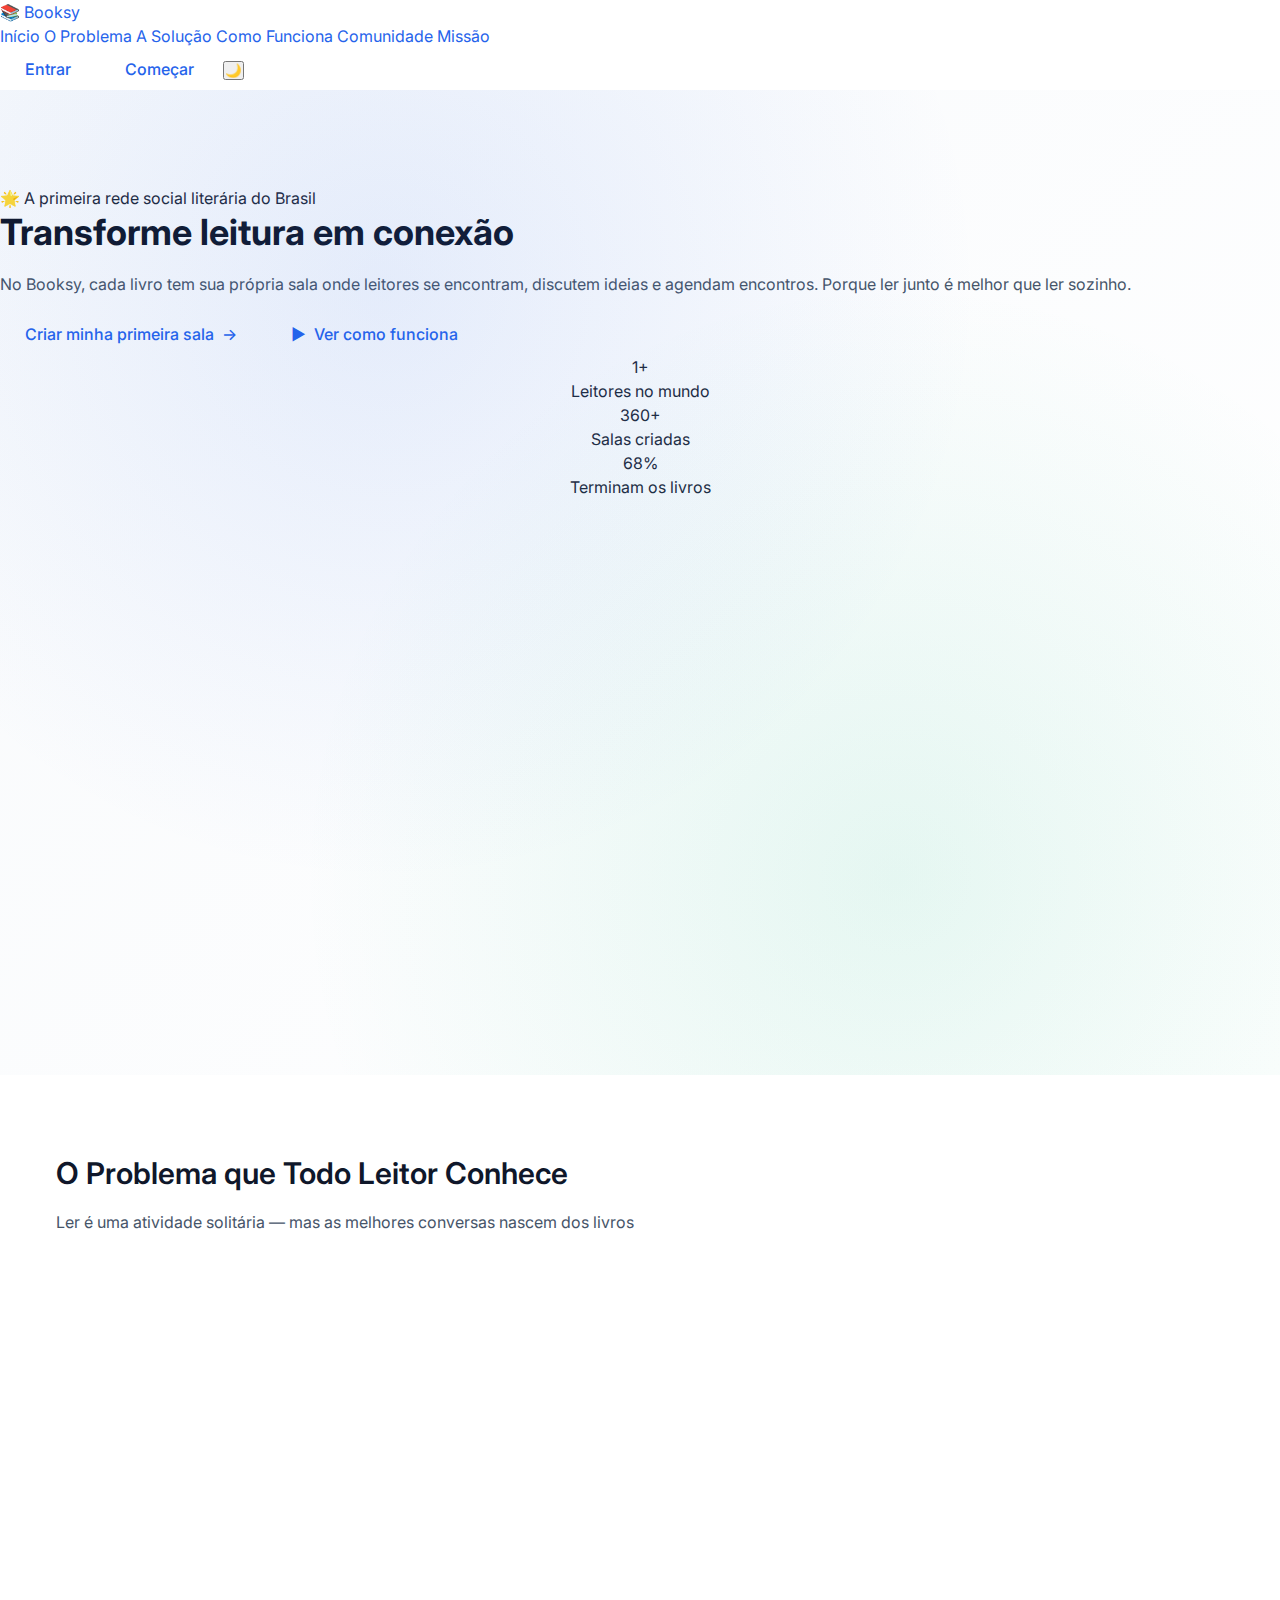
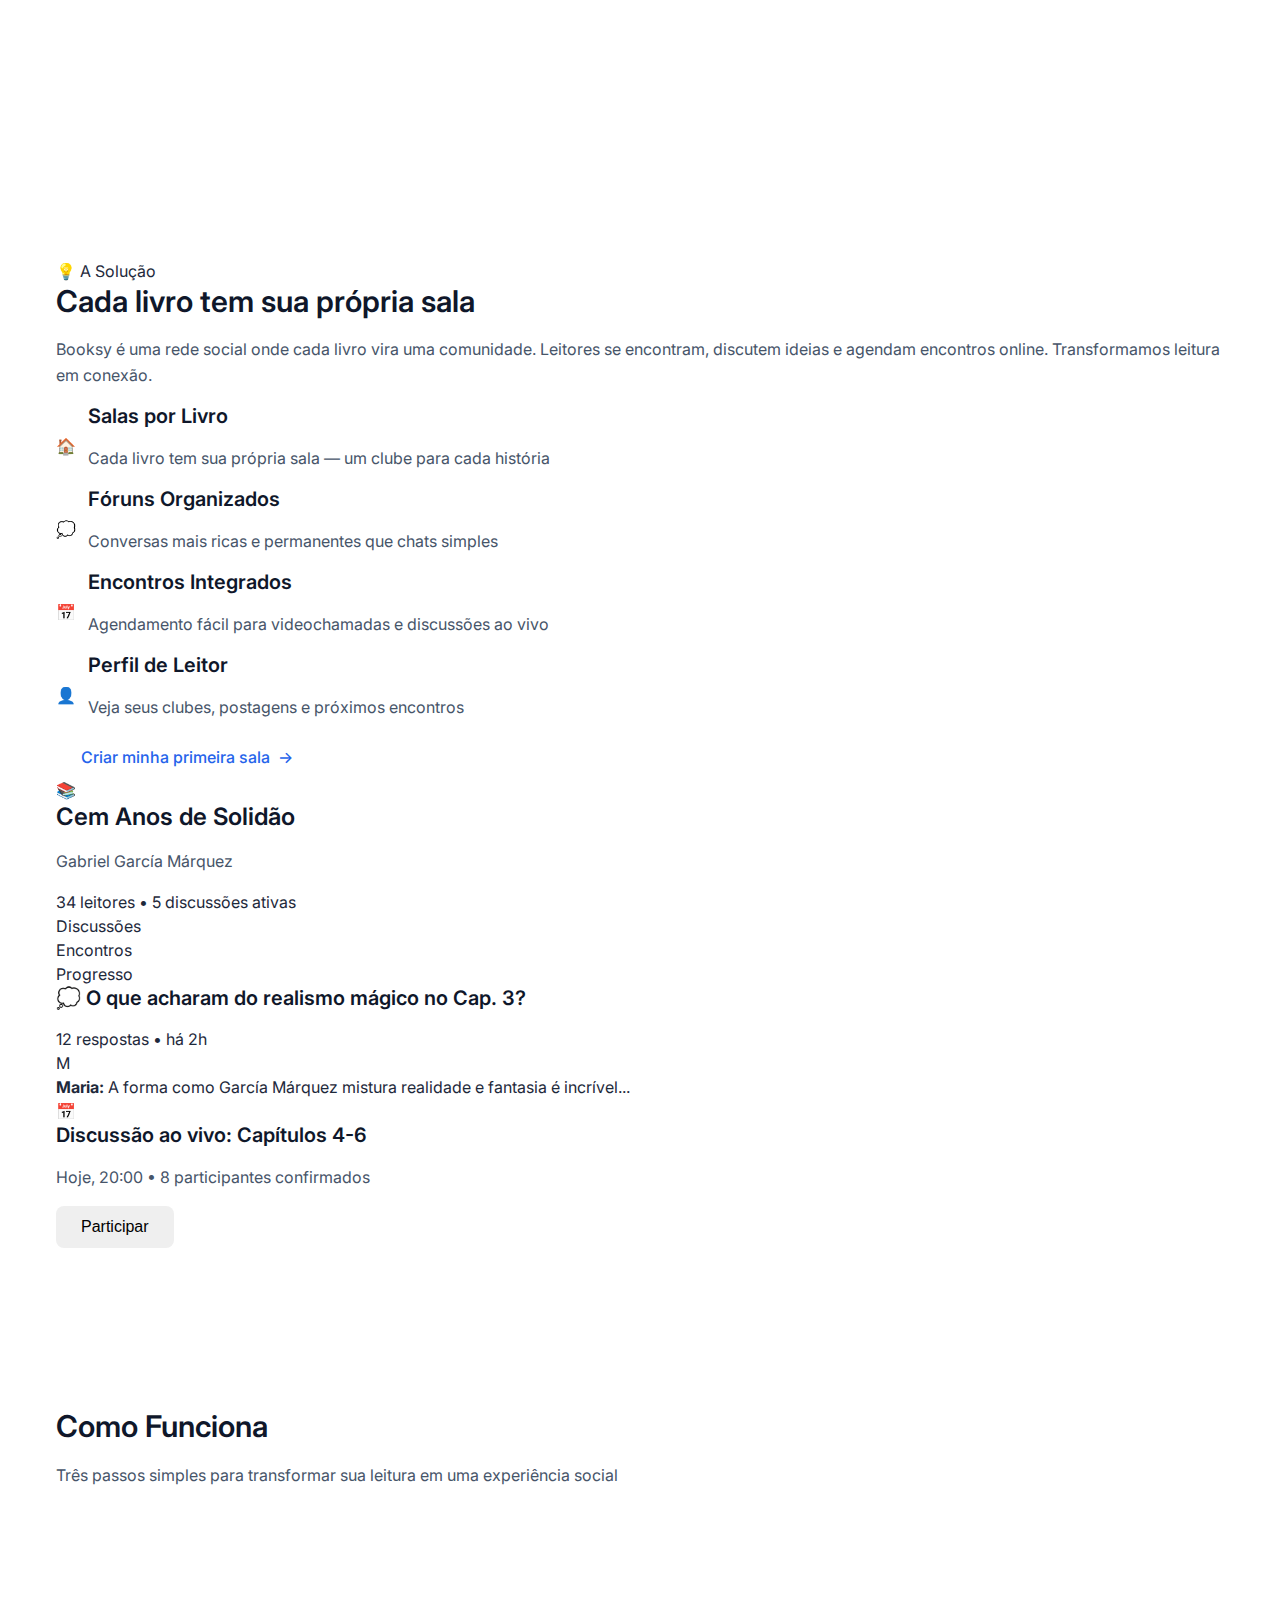
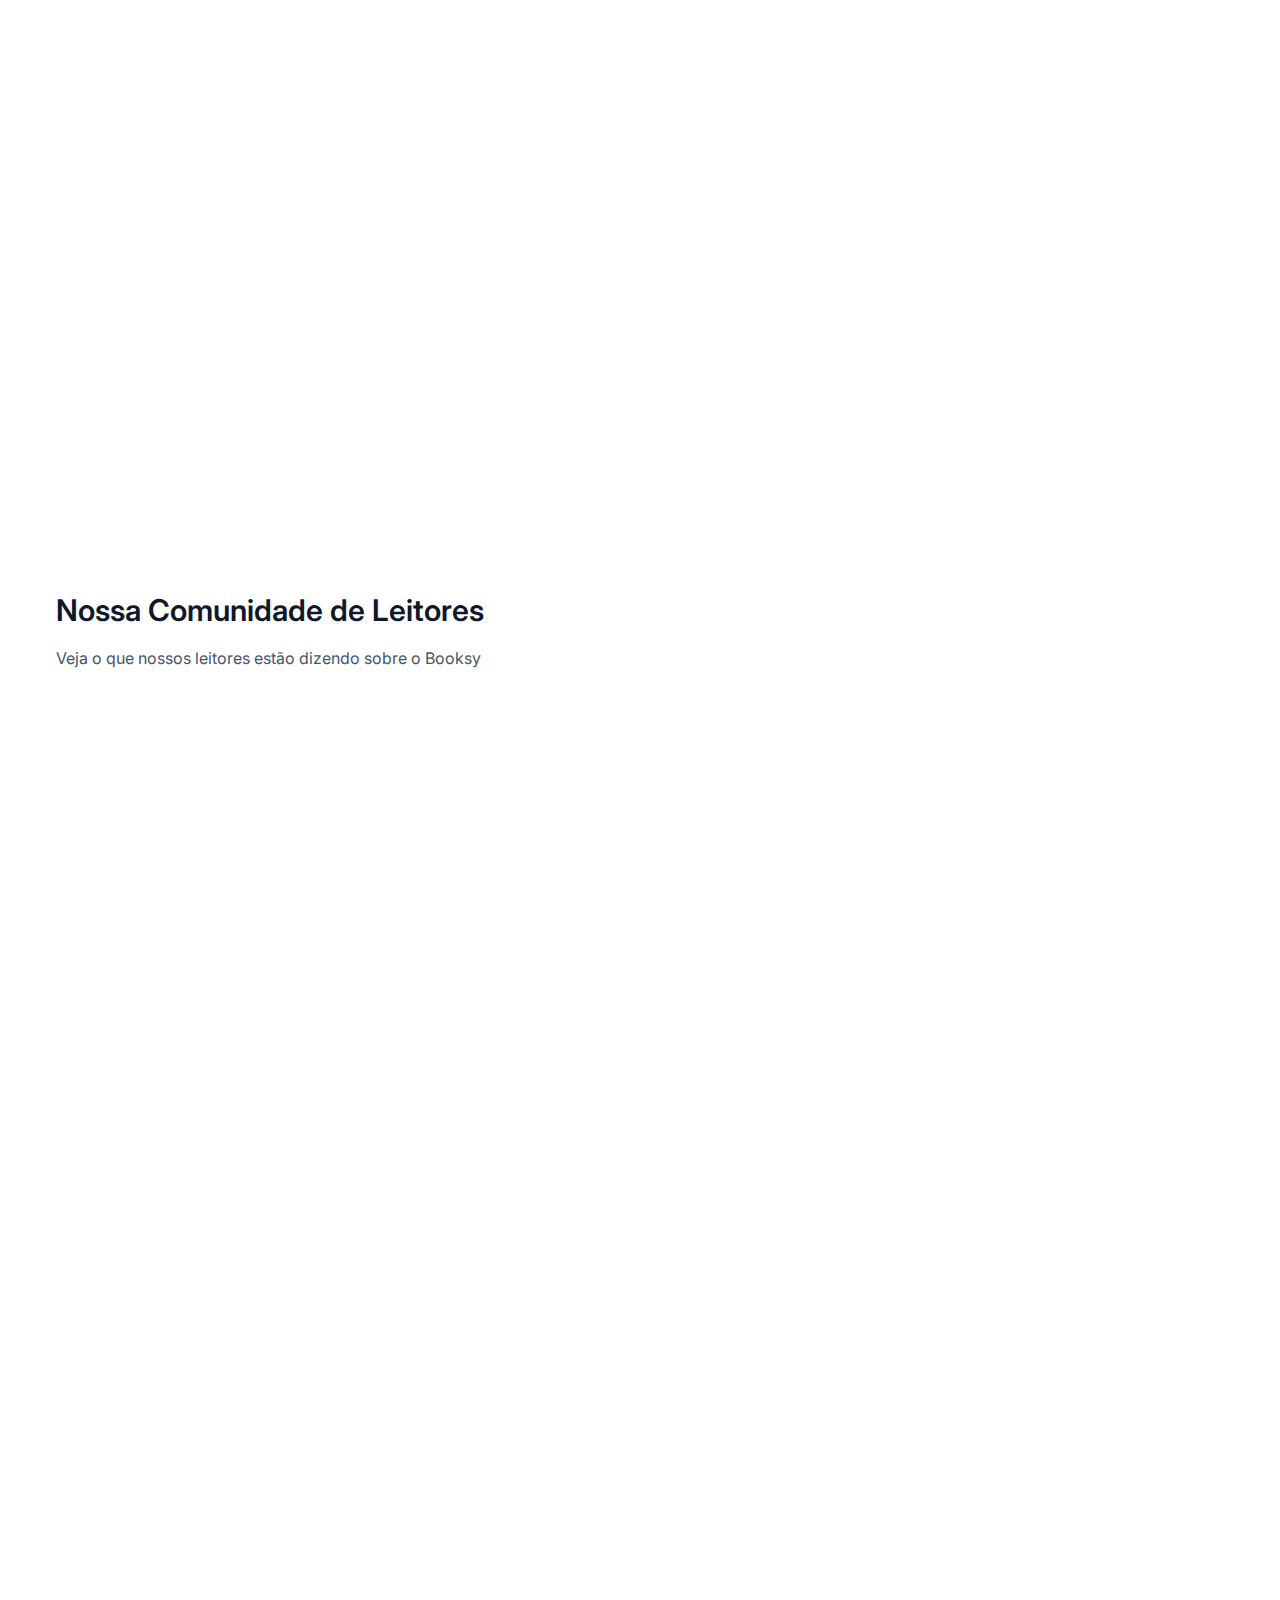
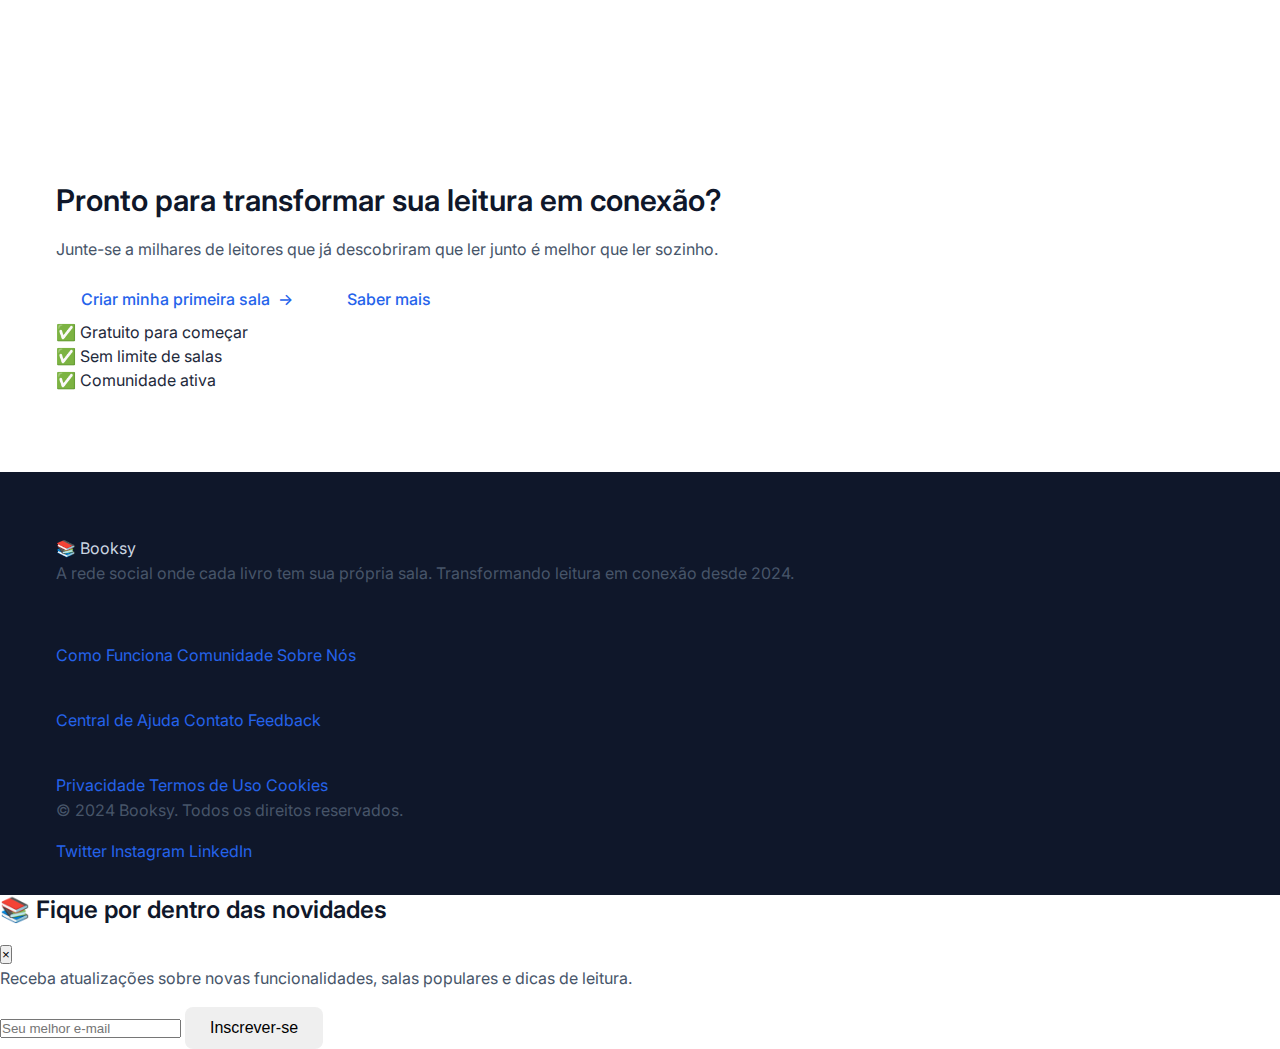
<file: index.html>
<!DOCTYPE html>
<html lang="pt-BR">
<head>
    <meta charset="UTF-8">
    <meta name="viewport" content="width=device-width, initial-scale=1.0">
    <title>Booksy - Transforme leitura em conexão</title>
    <meta name="description" content="A rede social onde cada livro tem sua própria sala. Conecte-se com leitores, discuta ideias e agende encontros literários.">
    
    <!-- Fonts -->
    <link rel="preconnect" href="https://fonts.googleapis.com">
    <link rel="preconnect" href="https://fonts.gstatic.com" crossorigin>
    <link href="https://fonts.googleapis.com/css2?family=Inter:wght@300;400;500;600;700&display=swap" rel="stylesheet">
    
    <!-- CSS -->
    <link rel="stylesheet" href="css/main.css">
    <link rel="stylesheet" href="css/components.css">
    <link rel="stylesheet" href="css/responsive.css">
    
    <!-- Favicon -->
    <link rel="icon" href="data:image/svg+xml,<svg xmlns='http://www.w3.org/2000/svg' viewBox='0 0 100 100'><text y='.9em' font-size='90'>📚</text></svg>">
</head>
<body>
    <!-- Navigation -->
    <nav class="navbar">
        <div class="nav-container">
            <div class="nav-brand">
                <a href="#home" class="brand-link">
                    <span class="brand-icon">📚</span>
                    <span class="brand-text">Booksy</span>
                </a>
            </div>
            
            <div class="nav-menu" id="nav-menu">
                <a href="#home" class="nav-link">Início</a>
                <a href="#problema" class="nav-link">O Problema</a>
                <a href="#solucao" class="nav-link">A Solução</a>
                <a href="#como-funciona" class="nav-link">Como Funciona</a>
                <a href="#comunidade" class="nav-link">Comunidade</a>
                <a href="about.html" class="nav-link">Missão</a>
            </div>
            
            <div class="nav-actions">
                <a href="login.html" class="btn btn-outline">Entrar</a>
                <a href="login.html" class="btn btn-primary">Começar</a>
            </div>
            
            <div class="nav-toggle" id="nav-toggle">
                <span></span>
                <span></span>
                <span></span>
            </div>
        </div>
    </nav>

    <!-- Hero Section -->
    <section id="home" class="hero">
        <div class="hero-container">
            <div class="hero-content">
                <div class="hero-badge">
                    <span class="badge-icon">🌟</span>
                    <span>A primeira rede social literária do Brasil</span>
                </div>
                
                <h1 class="hero-title">
                    Transforme <span class="highlight">leitura</span> em <span class="highlight">conexão</span>
                </h1>
                
                <p class="hero-description">
                    No Booksy, cada livro tem sua própria sala onde leitores se encontram, 
                    discutem ideias e agendam encontros. Porque ler junto é melhor que ler sozinho.
                </p>
                
                <div class="hero-actions">
                    <a href="#solucao" class="btn btn-primary btn-large">
                        <span>Criar minha primeira sala</span>
                        <span class="btn-icon">→</span>
                    </a>
                    <a href="#como-funciona" class="btn btn-outline btn-large">
                        <span class="btn-icon">▶</span>
                        <span>Ver como funciona</span>
                    </a>
                </div>
                
                <div class="hero-stats">
                    <div class="stat">
                        <div class="stat-number">2B+</div>
                        <div class="stat-label">Leitores no mundo</div>
                    </div>
                    <div class="stat">
                        <div class="stat-number">500+</div>
                        <div class="stat-label">Salas criadas</div>
                    </div>
                    <div class="stat">
                        <div class="stat-number">95%</div>
                        <div class="stat-label">Terminam os livros</div>
                    </div>
                </div>
            </div>
            
            <div class="hero-visual">
                <div class="book-rooms-preview">
                    <div class="book-room active">
                        <div class="book-cover">📖</div>
                        <div class="room-info">
                            <h3>Dom Casmurro</h3>
                            <p>12 leitores • 3 discussões ativas</p>
                            <div class="room-activity">
                                <span class="activity-dot"></span>
                                <span>Discussão sobre Cap. 5 agora</span>
                            </div>
                        </div>
                    </div>
                    
                    <div class="book-room">
                        <div class="book-cover">🏰</div>
                        <div class="room-info">
                            <h3>1984</h3>
                            <p>28 leitores • Encontro hoje 20h</p>
                            <div class="room-members">
                                <div class="member-avatar">A</div>
                                <div class="member-avatar">B</div>
                                <div class="member-avatar">C</div>
                                <div class="member-count">+25</div>
                            </div>
                        </div>
                    </div>
                    
                    <div class="book-room">
                        <div class="book-cover">🌟</div>
                        <div class="room-info">
                            <h3>O Pequeno Príncipe</h3>
                            <p>45 leitores • 8 encontros realizados</p>
                            <div class="room-tags">
                                <span class="tag">Filosofia</span>
                                <span class="tag">Infantil</span>
                            </div>
                        </div>
                    </div>
                </div>
            </div>
        </div>
    </section>

    <!-- Problem Section -->
    <section id="problema" class="problem-section">
        <div class="container">
            <div class="section-header">
                <h2 class="section-title">O Problema que Todo Leitor Conhece</h2>
                <p class="section-description">
                    Ler é uma atividade solitária — mas as melhores conversas nascem dos livros
                </p>
            </div>
            
            <div class="problem-grid">
                <div class="problem-card">
                    <div class="problem-icon">😔</div>
                    <h3>Leitura Solitária</h3>
                    <p>Milhões de leitores começam uma leitura, mas abandonam no meio por falta de companhia e motivação.</p>
                </div>
                
                <div class="problem-card">
                    <div class="problem-icon">📍</div>
                    <h3>Clubes Limitados</h3>
                    <p>Os clubes do livro físicos são difíceis de organizar e limitados por tempo e lugar.</p>
                </div>
                
                <div class="problem-card">
                    <div class="problem-icon">💬</div>
                    <h3>Falta de Discussão</h3>
                    <p>Não há um espaço digital que traga a magia das discussões literárias para o mundo online.</p>
                </div>
                
                <div class="problem-card">
                    <div class="problem-icon">🔍</div>
                    <h3>Descoberta Difícil</h3>
                    <p>É difícil encontrar outros leitores com interesses similares e formar comunidades literárias.</p>
                </div>
            </div>
        </div>
    </section>

    <!-- Solution Section -->
    <section id="solucao" class="solution-section">
        <div class="container">
            <div class="solution-content">
                <div class="solution-text">
                    <div class="section-badge">
                        <span class="badge-icon">💡</span>
                        <span>A Solução</span>
                    </div>
                    
                    <h2 class="section-title">
                        Cada livro tem sua própria <span class="highlight">sala</span>
                    </h2>
                    
                    <p class="section-description">
                        Booksy é uma rede social onde cada livro vira uma comunidade. 
                        Leitores se encontram, discutem ideias e agendam encontros online. 
                        Transformamos leitura em conexão.
                    </p>
                    
                    <div class="solution-features">
                        <div class="feature">
                            <div class="feature-icon">🏠</div>
                            <div class="feature-content">
                                <h4>Salas por Livro</h4>
                                <p>Cada livro tem sua própria sala — um clube para cada história</p>
                            </div>
                        </div>
                        
                        <div class="feature">
                            <div class="feature-icon">💭</div>
                            <div class="feature-content">
                                <h4>Fóruns Organizados</h4>
                                <p>Conversas mais ricas e permanentes que chats simples</p>
                            </div>
                        </div>
                        
                        <div class="feature">
                            <div class="feature-icon">📅</div>
                            <div class="feature-content">
                                <h4>Encontros Integrados</h4>
                                <p>Agendamento fácil para videochamadas e discussões ao vivo</p>
                            </div>
                        </div>
                        
                        <div class="feature">
                            <div class="feature-icon">👤</div>
                            <div class="feature-content">
                                <h4>Perfil de Leitor</h4>
                                <p>Veja seus clubes, postagens e próximos encontros</p>
                            </div>
                        </div>
                    </div>
                    
                    <div class="solution-cta">
                        <a href="login.html" class="btn btn-primary btn-large">
                            <span>Criar minha primeira sala</span>
                            <span class="btn-icon">→</span>
                        </a>
                    </div>
                </div>
                
                <div class="solution-visual">
                    <div class="room-interface-preview">
                        <div class="interface-header">
                            <div class="book-info">
                                <div class="book-cover-small">📚</div>
                                <div>
                                    <h3>Cem Anos de Solidão</h3>
                                    <p>Gabriel García Márquez</p>
                                </div>
                            </div>
                            <div class="room-stats">
                                <span>34 leitores</span>
                                <span>•</span>
                                <span>5 discussões ativas</span>
                            </div>
                        </div>
                        
                        <div class="interface-tabs">
                            <div class="tab active">Discussões</div>
                            <div class="tab">Encontros</div>
                            <div class="tab">Progresso</div>
                        </div>
                        
                        <div class="interface-content">
                            <div class="discussion-thread">
                                <div class="thread-header">
                                    <h4>💭 O que acharam do realismo mágico no Cap. 3?</h4>
                                    <span class="thread-meta">12 respostas • há 2h</span>
                                </div>
                                <div class="thread-preview">
                                    <div class="comment">
                                        <div class="comment-avatar">M</div>
                                        <div class="comment-content">
                                            <strong>Maria:</strong> A forma como García Márquez mistura realidade e fantasia é incrível...
                                        </div>
                                    </div>
                                </div>
                            </div>
                            
                            <div class="upcoming-event">
                                <div class="event-icon">📅</div>
                                <div class="event-info">
                                    <h4>Discussão ao vivo: Capítulos 4-6</h4>
                                    <p>Hoje, 20:00 • 8 participantes confirmados</p>
                                </div>
                                <button class="btn btn-small btn-primary">Participar</button>
                            </div>
                        </div>
                    </div>
                </div>
            </div>
        </div>
    </section>

    <!-- How It Works Section -->
    <section id="como-funciona" class="how-it-works-section">
        <div class="container">
            <div class="section-header">
                <h2 class="section-title">Como Funciona</h2>
                <p class="section-description">
                    Três passos simples para transformar sua leitura em uma experiência social
                </p>
            </div>
            
            <div class="steps-container">
                <div class="step">
                    <div class="step-number">1</div>
                    <div class="step-content">
                        <div class="step-icon">📖</div>
                        <h3>Encontre ou Crie uma Sala</h3>
                        <p>Procure pelo livro que está lendo ou crie uma nova sala. Cada livro tem sua própria comunidade de leitores.</p>
                    </div>
                </div>
                
                <div class="step-connector"></div>
                
                <div class="step">
                    <div class="step-number">2</div>
                    <div class="step-content">
                        <div class="step-icon">💬</div>
                        <h3>Participe das Discussões</h3>
                        <p>Entre nos fóruns organizados por capítulo ou tema. Compartilhe suas impressões e descubra novas perspectivas.</p>
                    </div>
                </div>
                
                <div class="step-connector"></div>
                
                <div class="step">
                    <div class="step-number">3</div>
                    <div class="step-content">
                        <div class="step-icon">🎥</div>
                        <h3>Agende Encontros</h3>
                        <p>Marque videochamadas com outros leitores para discussões ao vivo. Transforme leitura em conexão real.</p>
                    </div>
                </div>
            </div>
        </div>
    </section>

    <!-- Community Section -->
    <section id="comunidade" class="community-section">
        <div class="container">
            <div class="section-header">
                <h2 class="section-title">Nossa Comunidade de Leitores</h2>
                <p class="section-description">
                    Veja o que nossos leitores estão dizendo sobre o Booksy
                </p>
            </div>
            
            <div class="testimonials-grid">
                <div class="testimonial-card">
                    <div class="testimonial-content">
                        <p>"Finalmente encontrei um lugar onde posso discutir os livros que amo! As discussões no Booksy são muito mais ricas que qualquer rede social tradicional."</p>
                    </div>
                    <div class="testimonial-author">
                        <div class="author-avatar">A</div>
                        <div class="author-info">
                            <h4>Ana Beatriz</h4>
                            <p>Professora de Literatura • 47 livros lidos</p>
                        </div>
                    </div>
                </div>
                
                <div class="testimonial-card">
                    <div class="testimonial-content">
                        <p>"Desde que entrei no Booksy, nunca mais abandonei um livro no meio. A motivação de discutir com outros leitores faz toda a diferença!"</p>
                    </div>
                    <div class="testimonial-author">
                        <div class="author-avatar">C</div>
                        <div class="author-info">
                            <h4>Carlos Eduardo</h4>
                            <p>Engenheiro • 23 livros lidos</p>
                        </div>
                    </div>
                </div>
                
                <div class="testimonial-card">
                    <div class="testimonial-content">
                        <p>"Os encontros online são incríveis! É como ter um clube do livro personalizado para cada história que estou lendo."</p>
                    </div>
                    <div class="testimonial-author">
                        <div class="author-avatar">M</div>
                        <div class="author-info">
                            <h4>Mariana Silva</h4>
                            <p>Designer • 31 livros lidos</p>
                        </div>
                    </div>
                </div>
            </div>
            
            <div class="community-stats">
                <div class="stat-card">
                    <div class="stat-icon">📚</div>
                    <div class="stat-number">500+</div>
                    <div class="stat-label">Salas de livros ativas</div>
                </div>
                
                <div class="stat-card">
                    <div class="stat-icon">👥</div>
                    <div class="stat-number">2.8K+</div>
                    <div class="stat-label">Leitores conectados</div>
                </div>
                
                <div class="stat-card">
                    <div class="stat-icon">💬</div>
                    <div class="stat-number">15K+</div>
                    <div class="stat-label">Discussões criadas</div>
                </div>
                
                <div class="stat-card">
                    <div class="stat-icon">🎥</div>
                    <div class="stat-number">1.2K+</div>
                    <div class="stat-label">Encontros realizados</div>
                </div>
            </div>
        </div>
    </section>

    <!-- CTA Section -->
    <section class="cta-section">
        <div class="container">
            <div class="cta-content">
                <h2 class="cta-title">
                    Pronto para transformar sua leitura em conexão?
                </h2>
                <p class="cta-description">
                    Junte-se a milhares de leitores que já descobriram que ler junto é melhor que ler sozinho.
                </p>
                
                <div class="cta-actions">
                    <a href="login.html" class="btn btn-primary btn-large">
                        <span>Criar minha primeira sala</span>
                        <span class="btn-icon">→</span>
                    </a>
                    <a href="#como-funciona" class="btn btn-outline btn-large">
                        <span>Saber mais</span>
                    </a>
                </div>
                
                <div class="cta-features">
                    <div class="feature-item">
                        <span class="feature-icon">✅</span>
                        <span>Gratuito para começar</span>
                    </div>
                    <div class="feature-item">
                        <span class="feature-icon">✅</span>
                        <span>Sem limite de salas</span>
                    </div>
                    <div class="feature-item">
                        <span class="feature-icon">✅</span>
                        <span>Comunidade ativa</span>
                    </div>
                </div>
            </div>
        </div>
    </section>

    <!-- Footer -->
    <footer class="footer">
        <div class="container">
            <div class="footer-content">
                <div class="footer-brand">
                    <div class="brand-link">
                        <span class="brand-icon">📚</span>
                        <span class="brand-text">Booksy</span>
                    </div>
                    <p class="footer-description">
                        A rede social onde cada livro tem sua própria sala. 
                        Transformando leitura em conexão desde 2024.
                    </p>
                </div>
                
                <div class="footer-links">
                    <div class="footer-column">
                        <h4>Produto</h4>
                        <a href="#como-funciona">Como Funciona</a>
                        <a href="#comunidade">Comunidade</a>
                        <a href="about.html">Sobre Nós</a>
                    </div>
                    
                    <div class="footer-column">
                        <h4>Suporte</h4>
                        <a href="#ajuda">Central de Ajuda</a>
                        <a href="#contato">Contato</a>
                        <a href="#feedback">Feedback</a>
                    </div>
                    
                    <div class="footer-column">
                        <h4>Legal</h4>
                        <a href="#privacidade">Privacidade</a>
                        <a href="#termos">Termos de Uso</a>
                        <a href="#cookies">Cookies</a>
                    </div>
                </div>
            </div>
            
            <div class="footer-bottom">
                <p>&copy; 2024 Booksy. Todos os direitos reservados.</p>
                <div class="footer-social">
                    <a href="#" class="social-link">Twitter</a>
                    <a href="#" class="social-link">Instagram</a>
                    <a href="#" class="social-link">LinkedIn</a>
                </div>
            </div>
        </div>
    </footer>

    <!-- Newsletter Modal -->
    <div id="newsletter-modal" class="modal">
        <div class="modal-content">
            <div class="modal-header">
                <h3>📚 Fique por dentro das novidades</h3>
                <button class="modal-close" id="modal-close">&times;</button>
            </div>
            <div class="modal-body">
                <p>Receba atualizações sobre novas funcionalidades, salas populares e dicas de leitura.</p>
                <form class="newsletter-form" id="newsletter-form">
                    <input type="email" placeholder="Seu melhor e-mail" required>
                    <button type="submit" class="btn btn-primary">Inscrever-se</button>
                </form>
            </div>
        </div>
    </div>

    <!-- Scripts -->
    <script src="js/main.js"></script>
    <script src="js/components.js"></script>
</body>
</html>
</file>
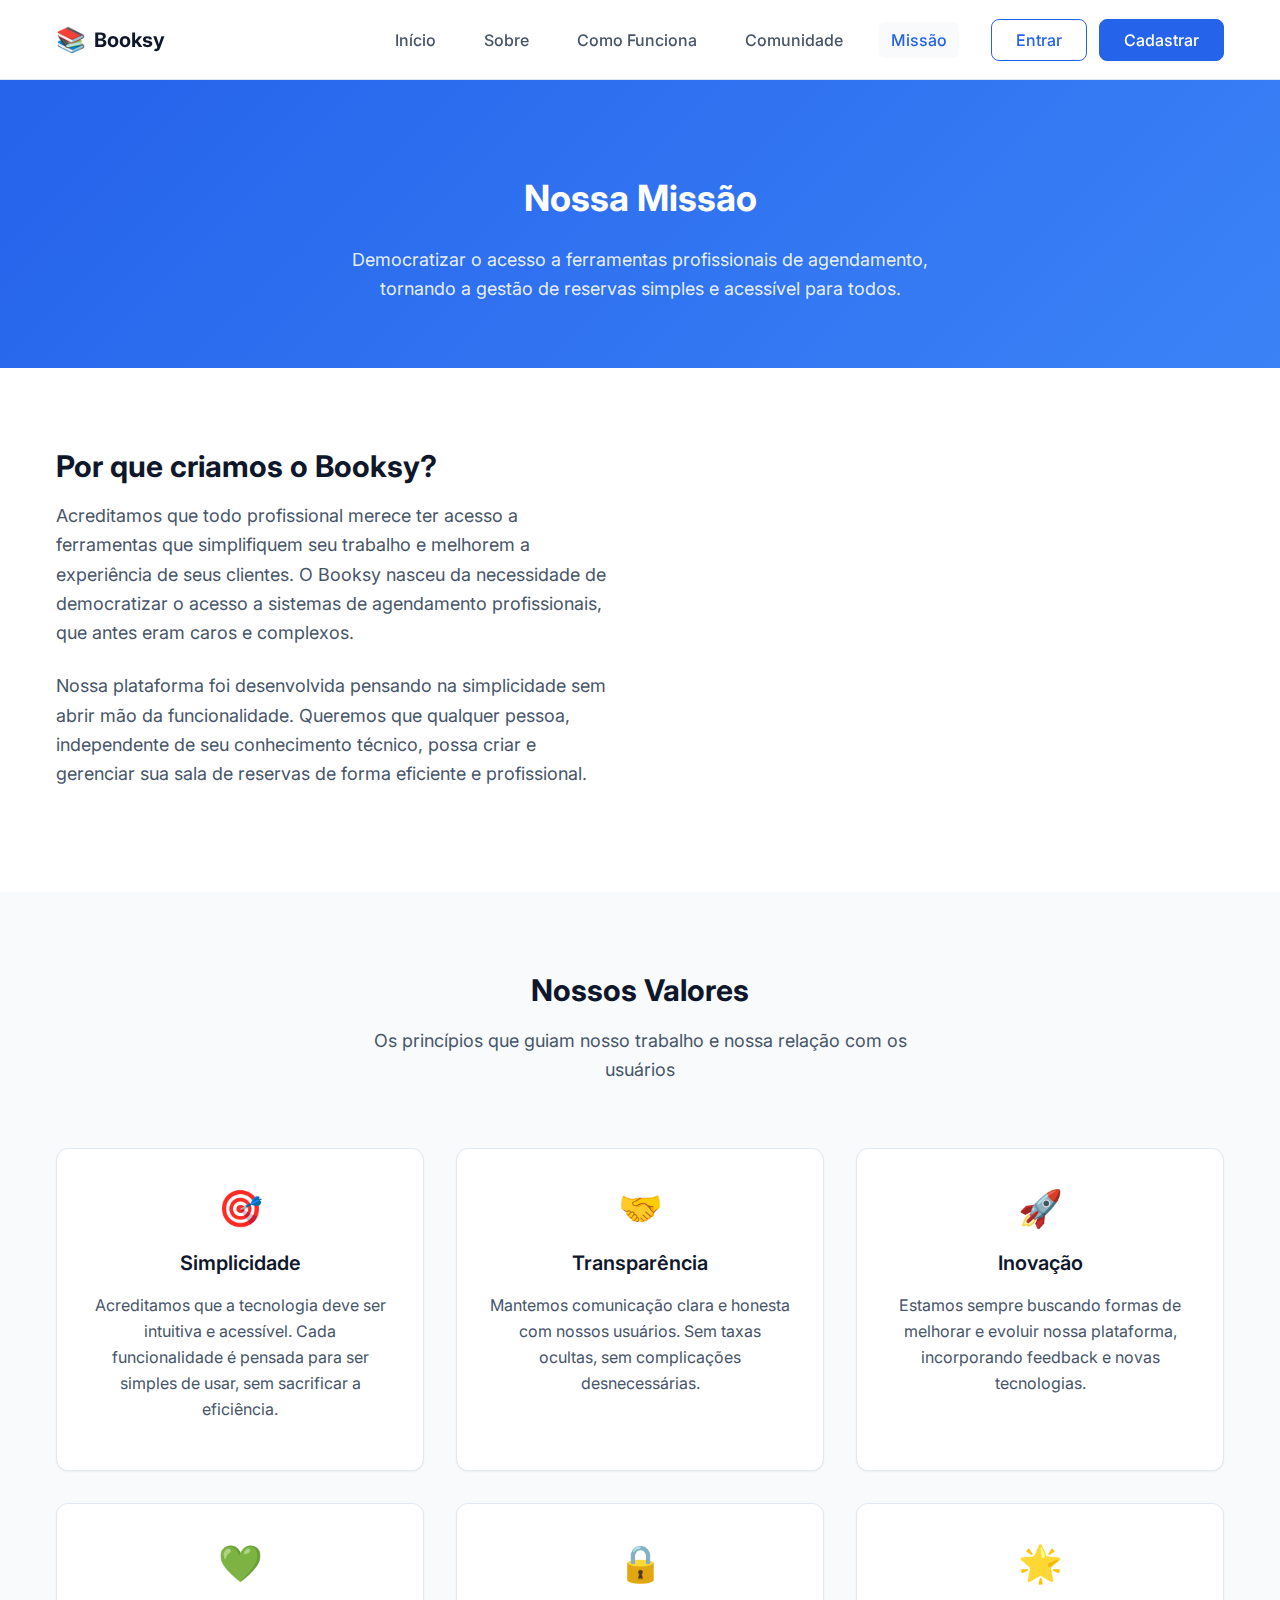
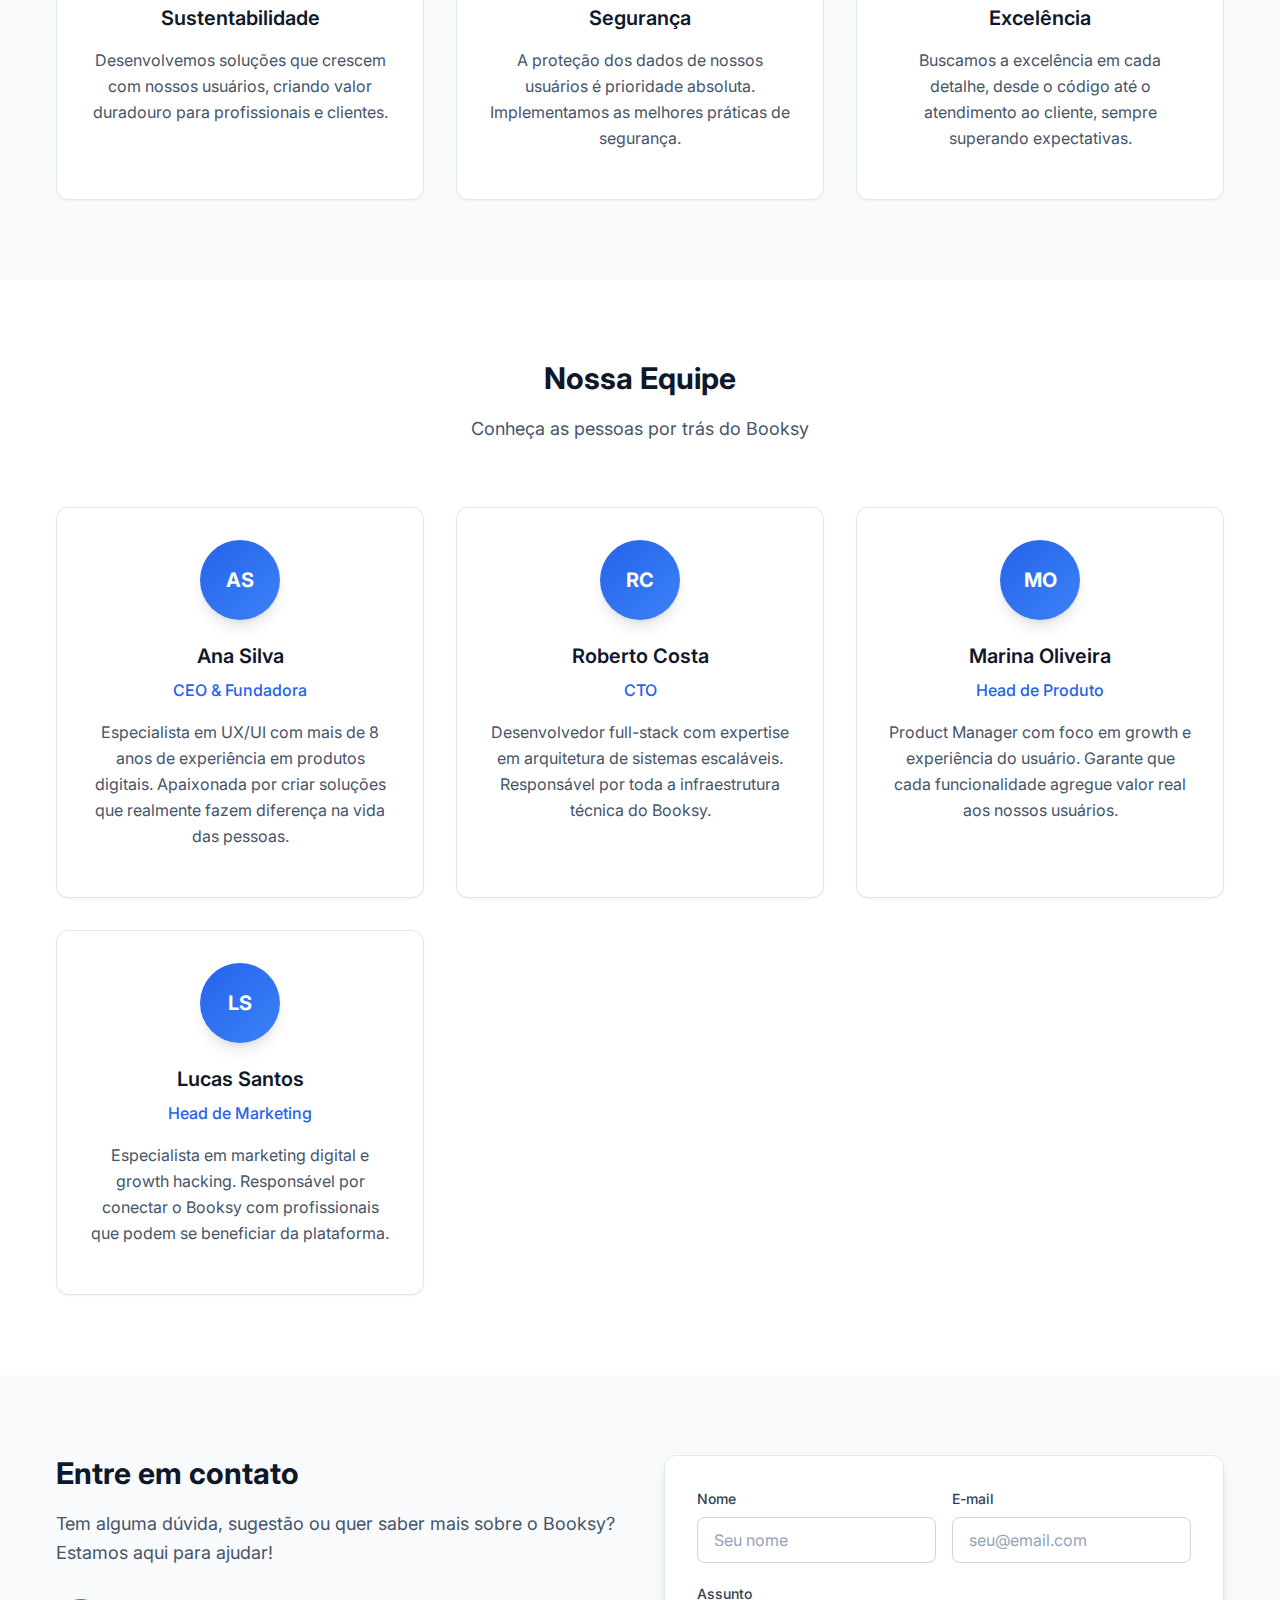
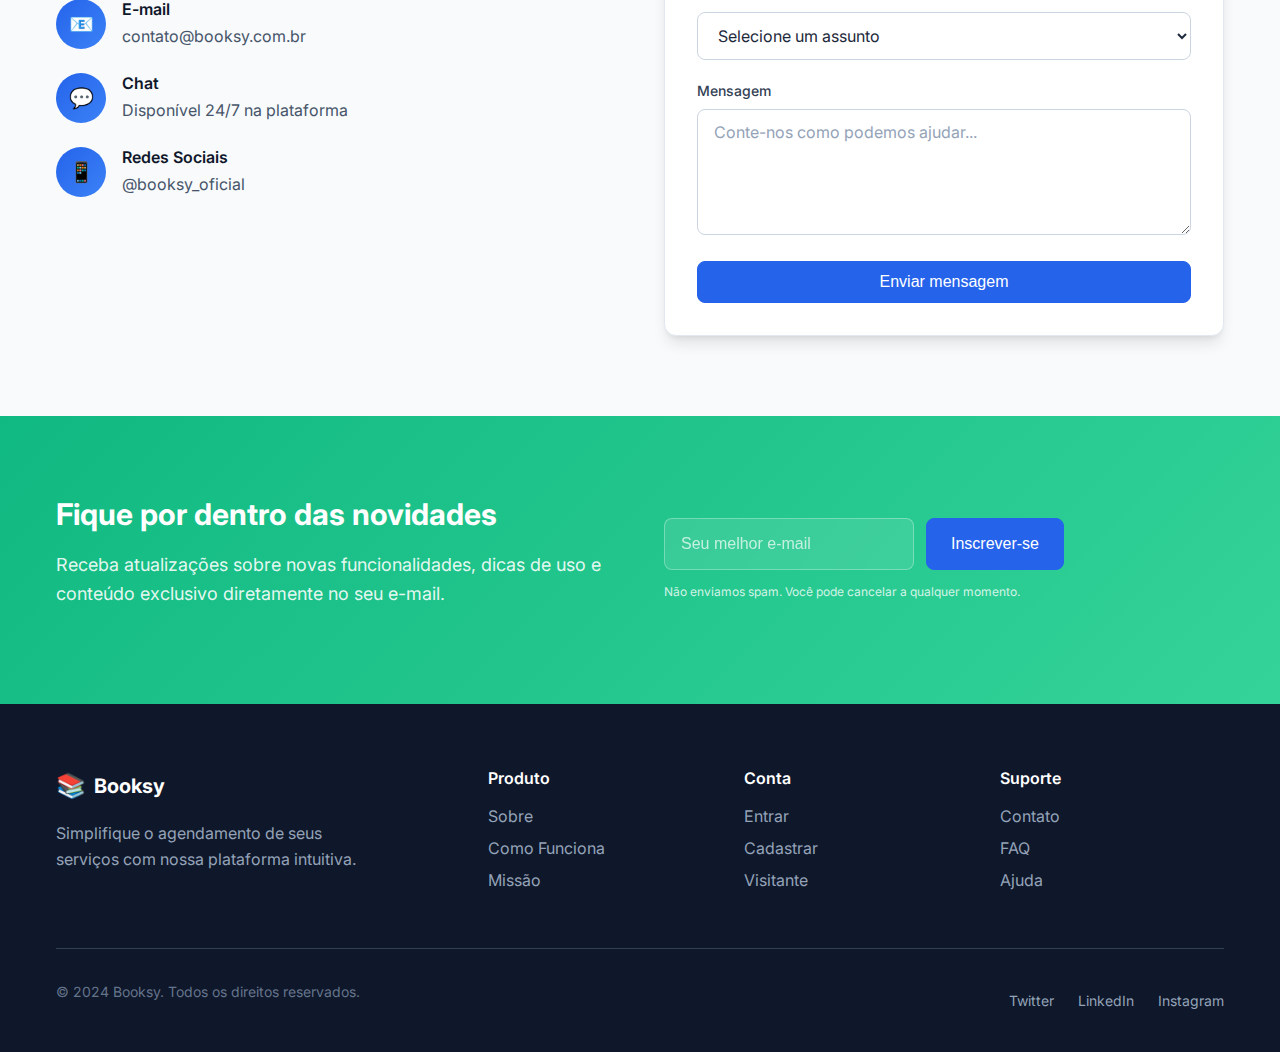
<file: about.html>
<!DOCTYPE html>
<html lang="pt-BR">
<head>
    <meta charset="UTF-8">
    <meta name="viewport" content="width=device-width, initial-scale=1.0">
    <meta name="description" content="Conheça a missão, valores e equipe do Booksy - Plataforma de gerenciamento de reservas">
    <title>Sobre - Booksy</title>
    
    <!-- Preconnect for performance -->
    <link rel="preconnect" href="https://fonts.googleapis.com">
    <link rel="preconnect" href="https://fonts.gstatic.com" crossorigin>
    
    <!-- Google Fonts -->
    <link href="https://fonts.googleapis.com/css2?family=Inter:wght@300;400;500;600;700&display=swap" rel="stylesheet">
    
    <!-- CSS Files -->
    <link rel="stylesheet" href="css/main.css">
    <link rel="stylesheet" href="css/components.css">
    <link rel="stylesheet" href="css/responsive.css">
    
    <!-- Favicon -->
    <link rel="icon" type="image/x-icon" href="assets/favicon.ico">
</head>
<body>
    <!-- Header Navigation -->
    <header class="header" id="header">
        <nav class="nav container">
            <div class="nav__brand">
                <a href="index.html" class="nav__logo">
                    <span class="nav__logo-icon">📚</span>
                    <span class="nav__logo-text">Booksy</span>
                </a>
            </div>
            
            <div class="nav__menu" id="nav-menu">
                <ul class="nav__list">
                    <li class="nav__item">
                        <a href="index.html" class="nav__link">Início</a>
                    </li>
                    <li class="nav__item">
                        <a href="index.html#about" class="nav__link">Sobre</a>
                    </li>
                    <li class="nav__item">
                        <a href="index.html#how-it-works" class="nav__link">Como Funciona</a>
                    </li>
                    <li class="nav__item">
                        <a href="index.html#community" class="nav__link">Comunidade</a>
                    </li>
                    <li class="nav__item">
                        <a href="about.html" class="nav__link active">Missão</a>
                    </li>
                </ul>
                
                <div class="nav__actions">
                    <a href="login.html" class="btn btn--outline">Entrar</a>
                    <a href="login.html#signup" class="btn btn--primary">Cadastrar</a>
                </div>
            </div>
            
            <div class="nav__toggle" id="nav-toggle">
                <span></span>
                <span></span>
                <span></span>
            </div>
        </nav>
    </header>

    <!-- Main Content -->
    <main class="main">
        <!-- Hero Section -->
        <section class="page-hero">
            <div class="container">
                <div class="page-hero__content">
                    <h1 class="page-hero__title">Nossa Missão</h1>
                    <p class="page-hero__description">
                        Democratizar o acesso a ferramentas profissionais de agendamento, 
                        tornando a gestão de reservas simples e acessível para todos.
                    </p>
                </div>
            </div>
        </section>

        <!-- Mission Section -->
        <section class="mission">
            <div class="container">
                <div class="mission__content">
                    <div class="mission__text">
                        <h2 class="section__title">Por que criamos o Booksy?</h2>
                        <p class="mission__description">
                            Acreditamos que todo profissional merece ter acesso a ferramentas que 
                            simplifiquem seu trabalho e melhorem a experiência de seus clientes. 
                            O Booksy nasceu da necessidade de democratizar o acesso a sistemas de 
                            agendamento profissionais, que antes eram caros e complexos.
                        </p>
                        <p class="mission__description">
                            Nossa plataforma foi desenvolvida pensando na simplicidade sem abrir 
                            mão da funcionalidade. Queremos que qualquer pessoa, independente de 
                            seu conhecimento técnico, possa criar e gerenciar sua sala de reservas 
                            de forma eficiente e profissional.
                        </p>
                    </div>
                    <div class="mission__visual">
                        <div class="mission__image">
                            <div class="mission__stats">
                                <div class="stat-card">
                                    <div class="stat-card__number">1000+</div>
                                    <div class="stat-card__label">Salas criadas</div>
                                </div>
                                <div class="stat-card">
                                    <div class="stat-card__number">5000+</div>
                                    <div class="stat-card__label">Reservas realizadas</div>
                                </div>
                                <div class="stat-card">
                                    <div class="stat-card__number">98%</div>
                                    <div class="stat-card__label">Satisfação</div>
                                </div>
                            </div>
                        </div>
                    </div>
                </div>
            </div>
        </section>

        <!-- Values Section -->
        <section class="values">
            <div class="container">
                <div class="section__header">
                    <h2 class="section__title">Nossos Valores</h2>
                    <p class="section__subtitle">
                        Os princípios que guiam nosso trabalho e nossa relação com os usuários
                    </p>
                </div>
                
                <div class="values__grid">
                    <div class="value-card">
                        <div class="value-card__icon">🎯</div>
                        <h3 class="value-card__title">Simplicidade</h3>
                        <p class="value-card__description">
                            Acreditamos que a tecnologia deve ser intuitiva e acessível. 
                            Cada funcionalidade é pensada para ser simples de usar, 
                            sem sacrificar a eficiência.
                        </p>
                    </div>
                    
                    <div class="value-card">
                        <div class="value-card__icon">🤝</div>
                        <h3 class="value-card__title">Transparência</h3>
                        <p class="value-card__description">
                            Mantemos comunicação clara e honesta com nossos usuários. 
                            Sem taxas ocultas, sem complicações desnecessárias.
                        </p>
                    </div>
                    
                    <div class="value-card">
                        <div class="value-card__icon">🚀</div>
                        <h3 class="value-card__title">Inovação</h3>
                        <p class="value-card__description">
                            Estamos sempre buscando formas de melhorar e evoluir nossa 
                            plataforma, incorporando feedback e novas tecnologias.
                        </p>
                    </div>
                    
                    <div class="value-card">
                        <div class="value-card__icon">💚</div>
                        <h3 class="value-card__title">Sustentabilidade</h3>
                        <p class="value-card__description">
                            Desenvolvemos soluções que crescem com nossos usuários, 
                            criando valor duradouro para profissionais e clientes.
                        </p>
                    </div>
                    
                    <div class="value-card">
                        <div class="value-card__icon">🔒</div>
                        <h3 class="value-card__title">Segurança</h3>
                        <p class="value-card__description">
                            A proteção dos dados de nossos usuários é prioridade absoluta. 
                            Implementamos as melhores práticas de segurança.
                        </p>
                    </div>
                    
                    <div class="value-card">
                        <div class="value-card__icon">🌟</div>
                        <h3 class="value-card__title">Excelência</h3>
                        <p class="value-card__description">
                            Buscamos a excelência em cada detalhe, desde o código até 
                            o atendimento ao cliente, sempre superando expectativas.
                        </p>
                    </div>
                </div>
            </div>
        </section>

        <!-- Team Section -->
        <section class="team">
            <div class="container">
                <div class="section__header">
                    <h2 class="section__title">Nossa Equipe</h2>
                    <p class="section__subtitle">
                        Conheça as pessoas por trás do Booksy
                    </p>
                </div>
                
                <div class="team__grid">
                    <div class="team-member">
                        <div class="team-member__avatar">
                            <div class="team-member__image">AS</div>
                        </div>
                        <div class="team-member__info">
                            <h3 class="team-member__name">Ana Silva</h3>
                            <p class="team-member__role">CEO & Fundadora</p>
                            <p class="team-member__description">
                                Especialista em UX/UI com mais de 8 anos de experiência 
                                em produtos digitais. Apaixonada por criar soluções que 
                                realmente fazem diferença na vida das pessoas.
                            </p>
                        </div>
                    </div>
                    
                    <div class="team-member">
                        <div class="team-member__avatar">
                            <div class="team-member__image">RC</div>
                        </div>
                        <div class="team-member__info">
                            <h3 class="team-member__name">Roberto Costa</h3>
                            <p class="team-member__role">CTO</p>
                            <p class="team-member__description">
                                Desenvolvedor full-stack com expertise em arquitetura de 
                                sistemas escaláveis. Responsável por toda a infraestrutura 
                                técnica do Booksy.
                            </p>
                        </div>
                    </div>
                    
                    <div class="team-member">
                        <div class="team-member__avatar">
                            <div class="team-member__image">MO</div>
                        </div>
                        <div class="team-member__info">
                            <h3 class="team-member__name">Marina Oliveira</h3>
                            <p class="team-member__role">Head de Produto</p>
                            <p class="team-member__description">
                                Product Manager com foco em growth e experiência do usuário. 
                                Garante que cada funcionalidade agregue valor real aos nossos usuários.
                            </p>
                        </div>
                    </div>
                    
                    <div class="team-member">
                        <div class="team-member__avatar">
                            <div class="team-member__image">LS</div>
                        </div>
                        <div class="team-member__info">
                            <h3 class="team-member__name">Lucas Santos</h3>
                            <p class="team-member__role">Head de Marketing</p>
                            <p class="team-member__description">
                                Especialista em marketing digital e growth hacking. 
                                Responsável por conectar o Booksy com profissionais 
                                que podem se beneficiar da plataforma.
                            </p>
                        </div>
                    </div>
                </div>
            </div>
        </section>

        <!-- Contact Section -->
        <section class="contact" id="contact">
            <div class="container">
                <div class="contact__content">
                    <div class="contact__info">
                        <h2 class="section__title">Entre em contato</h2>
                        <p class="contact__description">
                            Tem alguma dúvida, sugestão ou quer saber mais sobre o Booksy? 
                            Estamos aqui para ajudar!
                        </p>
                        
                        <div class="contact__methods">
                            <div class="contact__method">
                                <div class="contact__method-icon">📧</div>
                                <div class="contact__method-info">
                                    <h4>E-mail</h4>
                                    <p>contato@booksy.com.br</p>
                                </div>
                            </div>
                            
                            <div class="contact__method">
                                <div class="contact__method-icon">💬</div>
                                <div class="contact__method-info">
                                    <h4>Chat</h4>
                                    <p>Disponível 24/7 na plataforma</p>
                                </div>
                            </div>
                            
                            <div class="contact__method">
                                <div class="contact__method-icon">📱</div>
                                <div class="contact__method-info">
                                    <h4>Redes Sociais</h4>
                                    <p>@booksy_oficial</p>
                                </div>
                            </div>
                        </div>
                    </div>
                    
                    <div class="contact__form">
                        <form class="form" id="contact-form">
                            <div class="form__row">
                                <div class="form__group">
                                    <label for="contact-name" class="form__label">Nome</label>
                                    <input 
                                        type="text" 
                                        id="contact-name" 
                                        name="name" 
                                        class="form__input" 
                                        placeholder="Seu nome"
                                        required
                                    >
                                </div>
                                
                                <div class="form__group">
                                    <label for="contact-email" class="form__label">E-mail</label>
                                    <input 
                                        type="email" 
                                        id="contact-email" 
                                        name="email" 
                                        class="form__input" 
                                        placeholder="seu@email.com"
                                        required
                                    >
                                </div>
                            </div>
                            
                            <div class="form__group">
                                <label for="contact-subject" class="form__label">Assunto</label>
                                <select id="contact-subject" name="subject" class="form__select" required>
                                    <option value="">Selecione um assunto</option>
                                    <option value="support">Suporte técnico</option>
                                    <option value="feedback">Feedback/Sugestão</option>
                                    <option value="partnership">Parceria</option>
                                    <option value="press">Imprensa</option>
                                    <option value="other">Outro</option>
                                </select>
                            </div>
                            
                            <div class="form__group">
                                <label for="contact-message" class="form__label">Mensagem</label>
                                <textarea 
                                    id="contact-message" 
                                    name="message" 
                                    class="form__textarea" 
                                    placeholder="Conte-nos como podemos ajudar..."
                                    rows="5"
                                    required
                                ></textarea>
                            </div>
                            
                            <button type="submit" class="btn btn--primary btn--full">
                                Enviar mensagem
                            </button>
                        </form>
                    </div>
                </div>
            </div>
        </section>

        <!-- Newsletter Section -->
        <section class="newsletter">
            <div class="container">
                <div class="newsletter__content">
                    <div class="newsletter__text">
                        <h2 class="newsletter__title">Fique por dentro das novidades</h2>
                        <p class="newsletter__description">
                            Receba atualizações sobre novas funcionalidades, dicas de uso 
                            e conteúdo exclusivo diretamente no seu e-mail.
                        </p>
                    </div>
                    
                    <form class="newsletter__form" id="newsletter-form">
                        <div class="newsletter__input-group">
                            <input 
                                type="email" 
                                id="newsletter-email" 
                                name="email" 
                                class="newsletter__input" 
                                placeholder="Seu melhor e-mail"
                                required
                            >
                            <button type="submit" class="btn btn--primary">
                                Inscrever-se
                            </button>
                        </div>
                        <p class="newsletter__privacy">
                            Não enviamos spam. Você pode cancelar a qualquer momento.
                        </p>
                    </form>
                </div>
            </div>
        </section>
    </main>

    <!-- Footer -->
    <footer class="footer">
        <div class="container">
            <div class="footer__content">
                <div class="footer__brand">
                    <a href="index.html" class="footer__logo">
                        <span class="footer__logo-icon">📚</span>
                        <span class="footer__logo-text">Booksy</span>
                    </a>
                    <p class="footer__description">
                        Simplifique o agendamento de seus serviços com nossa plataforma intuitiva.
                    </p>
                </div>
                
                <div class="footer__links">
                    <div class="footer__group">
                        <h4 class="footer__group-title">Produto</h4>
                        <ul class="footer__list">
                            <li><a href="index.html#about" class="footer__link">Sobre</a></li>
                            <li><a href="index.html#how-it-works" class="footer__link">Como Funciona</a></li>
                            <li><a href="about.html" class="footer__link">Missão</a></li>
                        </ul>
                    </div>
                    
                    <div class="footer__group">
                        <h4 class="footer__group-title">Conta</h4>
                        <ul class="footer__list">
                            <li><a href="login.html" class="footer__link">Entrar</a></li>
                            <li><a href="login.html#signup" class="footer__link">Cadastrar</a></li>
                            <li><a href="login.html#guest" class="footer__link">Visitante</a></li>
                        </ul>
                    </div>
                    
                    <div class="footer__group">
                        <h4 class="footer__group-title">Suporte</h4>
                        <ul class="footer__list">
                            <li><a href="about.html#contact" class="footer__link">Contato</a></li>
                            <li><a href="#" class="footer__link">FAQ</a></li>
                            <li><a href="#" class="footer__link">Ajuda</a></li>
                        </ul>
                    </div>
                </div>
            </div>
            
            <div class="footer__bottom">
                <p class="footer__copyright">
                    © 2024 Booksy. Todos os direitos reservados.
                </p>
                <div class="footer__social">
                    <a href="#" class="footer__social-link">Twitter</a>
                    <a href="#" class="footer__social-link">LinkedIn</a>
                    <a href="#" class="footer__social-link">Instagram</a>
                </div>
            </div>
        </div>
    </footer>

    <!-- JavaScript Files -->
    <script src="js/main.js"></script>
    <script src="js/components.js"></script>
</body>
</html>
</file>
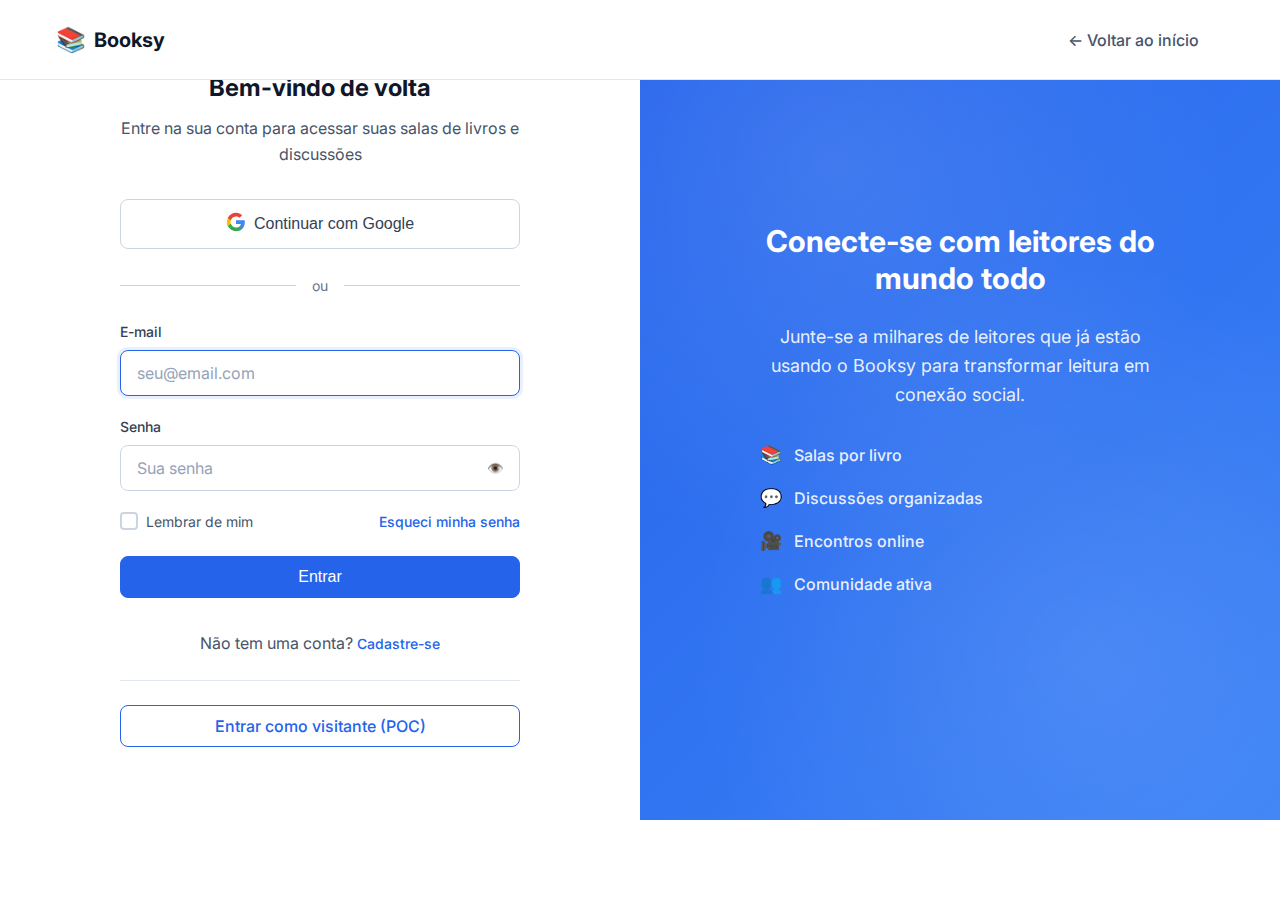
<file: login.html>
<!DOCTYPE html>
<html lang="pt-BR">
<head>
    <meta charset="UTF-8">
    <meta name="viewport" content="width=device-width, initial-scale=1.0">
    <meta name="description" content="Entre ou cadastre-se no Booksy - A rede social literária onde cada livro tem sua sala">
    <title>Login - Booksy | Rede Social Literária</title>
    
    <!-- Preconnect for performance -->
    <link rel="preconnect" href="https://fonts.googleapis.com">
    <link rel="preconnect" href="https://fonts.gstatic.com" crossorigin>
    
    <!-- Google Fonts -->
    <link href="https://fonts.googleapis.com/css2?family=Inter:wght@300;400;500;600;700&display=swap" rel="stylesheet">
    
    <!-- CSS Files -->
    <link rel="stylesheet" href="css/main.css">
    <link rel="stylesheet" href="css/components.css">
    <link rel="stylesheet" href="css/responsive.css">
    
    <!-- Favicon -->
    <link rel="icon" type="image/x-icon" href="assets/favicon.ico">
</head>
<body class="auth-page">
    <!-- Header Navigation -->
    <header class="header header--minimal">
        <nav class="nav container">
            <div class="nav__brand">
                <a href="index.html" class="nav__logo">
                    <span class="nav__logo-icon">📚</span>
                    <span class="nav__logo-text">Booksy</span>
                </a>
            </div>
            
            <div class="nav__actions">
                <a href="index.html" class="btn btn--ghost">← Voltar ao início</a>
            </div>
        </nav>
    </header>

    <!-- Main Content -->
    <main class="auth-main">
        <div class="auth-container">
            <!-- Login Form -->
            <div class="auth-form" id="login-form">
                <div class="auth-form__header">
                    <h1 class="auth-form__title">Bem-vindo de volta</h1>
                    <p class="auth-form__subtitle">
                        Entre na sua conta para acessar suas salas de livros e discussões
                    </p>
                </div>
                
                <div class="auth-form__content">
                    <!-- Google Login -->
                    <button class="btn btn--google btn--full" id="google-login">
                        <span class="btn__icon">
                            <svg width="20" height="20" viewBox="0 0 24 24">
                                <path fill="#4285F4" d="M22.56 12.25c0-.78-.07-1.53-.2-2.25H12v4.26h5.92c-.26 1.37-1.04 2.53-2.21 3.31v2.77h3.57c2.08-1.92 3.28-4.74 3.28-8.09z"/>
                                <path fill="#34A853" d="M12 23c2.97 0 5.46-.98 7.28-2.66l-3.57-2.77c-.98.66-2.23 1.06-3.71 1.06-2.86 0-5.29-1.93-6.16-4.53H2.18v2.84C3.99 20.53 7.7 23 12 23z"/>
                                <path fill="#FBBC05" d="M5.84 14.09c-.22-.66-.35-1.36-.35-2.09s.13-1.43.35-2.09V7.07H2.18C1.43 8.55 1 10.22 1 12s.43 3.45 1.18 4.93l2.85-2.22.81-.62z"/>
                                <path fill="#EA4335" d="M12 5.38c1.62 0 3.06.56 4.21 1.64l3.15-3.15C17.45 2.09 14.97 1 12 1 7.7 1 3.99 3.47 2.18 7.07l3.66 2.84c.87-2.6 3.3-4.53 6.16-4.53z"/>
                            </svg>
                        </span>
                        Continuar com Google
                    </button>
                    
                    <div class="auth-divider">
                        <span class="auth-divider__text">ou</span>
                    </div>
                    
                    <!-- Email/Password Form -->
                    <form class="form" id="login-email-form">
                        <div class="form__group">
                            <label for="login-email" class="form__label">E-mail</label>
                            <input 
                                type="email" 
                                id="login-email" 
                                name="email" 
                                class="form__input" 
                                placeholder="seu@email.com"
                                required
                            >
                        </div>
                        
                        <div class="form__group">
                            <label for="login-password" class="form__label">Senha</label>
                            <div class="form__input-group">
                                <input 
                                    type="password" 
                                    id="login-password" 
                                    name="password" 
                                    class="form__input" 
                                    placeholder="Sua senha"
                                    required
                                >
                                <button type="button" class="form__input-action" id="toggle-login-password">
                                    👁️
                                </button>
                            </div>
                        </div>
                        
                        <div class="form__options">
                            <label class="checkbox">
                                <input type="checkbox" name="remember" id="remember-me">
                                <span class="checkbox__mark"></span>
                                <span class="checkbox__label">Lembrar de mim</span>
                            </label>
                            
                            <a href="#forgot-password" class="form__link">Esqueci minha senha</a>
                        </div>
                        
                        <button type="submit" class="btn btn--primary btn--full">
                            Entrar
                        </button>
                    </form>
                    
                    <div class="auth-form__footer">
                        <p class="auth-form__switch">
                            Não tem uma conta? 
                            <a href="#signup" class="form__link" id="show-signup">Cadastre-se</a>
                        </p>
                        
                        <div class="auth-form__guest">
                            <a href="#guest" class="btn btn--outline btn--full" id="guest-access">
                                Entrar como visitante (POC)
                            </a>
                        </div>
                    </div>
                </div>
            </div>
            
            <!-- Signup Form -->
            <div class="auth-form hidden" id="signup-form">
                <div class="auth-form__header">
                    <h1 class="auth-form__title">Crie sua conta</h1>
                    <p class="auth-form__subtitle">
                        Junte-se à comunidade de leitores do Booksy gratuitamente
                    </p>
                </div>
                
                <div class="auth-form__content">
                    <!-- Google Signup -->
                    <button class="btn btn--google btn--full" id="google-signup">
                        <span class="btn__icon">
                            <svg width="20" height="20" viewBox="0 0 24 24">
                                <path fill="#4285F4" d="M22.56 12.25c0-.78-.07-1.53-.2-2.25H12v4.26h5.92c-.26 1.37-1.04 2.53-2.21 3.31v2.77h3.57c2.08-1.92 3.28-4.74 3.28-8.09z"/>
                                <path fill="#34A853" d="M12 23c2.97 0 5.46-.98 7.28-2.66l-3.57-2.77c-.98.66-2.23 1.06-3.71 1.06-2.86 0-5.29-1.93-6.16-4.53H2.18v2.84C3.99 20.53 7.7 23 12 23z"/>
                                <path fill="#FBBC05" d="M5.84 14.09c-.22-.66-.35-1.36-.35-2.09s.13-1.43.35-2.09V7.07H2.18C1.43 8.55 1 10.22 1 12s.43 3.45 1.18 4.93l2.85-2.22.81-.62z"/>
                                <path fill="#EA4335" d="M12 5.38c1.62 0 3.06.56 4.21 1.64l3.15-3.15C17.45 2.09 14.97 1 12 1 7.7 1 3.99 3.47 2.18 7.07l3.66 2.84c.87-2.6 3.3-4.53 6.16-4.53z"/>
                            </svg>
                        </span>
                        Cadastrar com Google
                    </button>
                    
                    <div class="auth-divider">
                        <span class="auth-divider__text">ou</span>
                    </div>
                    
                    <!-- Signup Form -->
                    <form class="form" id="signup-email-form">
                        <div class="form__row">
                            <div class="form__group">
                                <label for="signup-first-name" class="form__label">Nome</label>
                                <input 
                                    type="text" 
                                    id="signup-first-name" 
                                    name="firstName" 
                                    class="form__input" 
                                    placeholder="Seu nome"
                                    required
                                >
                            </div>
                            
                            <div class="form__group">
                                <label for="signup-last-name" class="form__label">Sobrenome</label>
                                <input 
                                    type="text" 
                                    id="signup-last-name" 
                                    name="lastName" 
                                    class="form__input" 
                                    placeholder="Seu sobrenome"
                                    required
                                >
                            </div>
                        </div>
                        
                        <div class="form__group">
                            <label for="signup-email" class="form__label">E-mail</label>
                            <input 
                                type="email" 
                                id="signup-email" 
                                name="email" 
                                class="form__input" 
                                placeholder="seu@email.com"
                                required
                            >
                        </div>
                        
                        <div class="form__group">
                            <label for="signup-password" class="form__label">Senha</label>
                            <div class="form__input-group">
                                <input 
                                    type="password" 
                                    id="signup-password" 
                                    name="password" 
                                    class="form__input" 
                                    placeholder="Mínimo 8 caracteres"
                                    required
                                    minlength="8"
                                >
                                <button type="button" class="form__input-action" id="toggle-signup-password">
                                    👁️
                                </button>
                            </div>
                            <div class="form__help">
                                Mínimo 8 caracteres, incluindo letras e números
                            </div>
                        </div>
                        
                        <div class="form__group">
                            <label for="signup-confirm-password" class="form__label">Confirmar senha</label>
                            <div class="form__input-group">
                                <input 
                                    type="password" 
                                    id="signup-confirm-password" 
                                    name="confirmPassword" 
                                    class="form__input" 
                                    placeholder="Confirme sua senha"
                                    required
                                >
                                <button type="button" class="form__input-action" id="toggle-confirm-password">
                                    👁️
                                </button>
                            </div>
                        </div>
                        
                        <div class="form__options">
                            <label class="checkbox">
                                <input type="checkbox" name="terms" id="accept-terms" required>
                                <span class="checkbox__mark"></span>
                                <span class="checkbox__label">
                                    Aceito os <a href="#" class="form__link">Termos de Uso</a> 
                                    e <a href="#" class="form__link">Política de Privacidade</a>
                                </span>
                            </label>
                        </div>
                        
                        <button type="submit" class="btn btn--primary btn--full">
                            Criar conta
                        </button>
                    </form>
                    
                    <div class="auth-form__footer">
                        <p class="auth-form__switch">
                            Já tem uma conta? 
                            <a href="#login" class="form__link" id="show-login">Entre aqui</a>
                        </p>
                    </div>
                </div>
            </div>
            
            <!-- Forgot Password Form -->
            <div class="auth-form hidden" id="forgot-password-form">
                <div class="auth-form__header">
                    <h1 class="auth-form__title">Recuperar senha</h1>
                    <p class="auth-form__subtitle">
                        Digite seu e-mail para receber instruções de recuperação
                    </p>
                </div>
                
                <div class="auth-form__content">
                    <form class="form" id="forgot-password-email-form">
                        <div class="form__group">
                            <label for="forgot-email" class="form__label">E-mail</label>
                            <input 
                                type="email" 
                                id="forgot-email" 
                                name="email" 
                                class="form__input" 
                                placeholder="seu@email.com"
                                required
                            >
                        </div>
                        
                        <button type="submit" class="btn btn--primary btn--full">
                            Enviar instruções
                        </button>
                    </form>
                    
                    <div class="auth-form__footer">
                        <p class="auth-form__switch">
                            Lembrou da senha? 
                            <a href="#login" class="form__link" id="back-to-login">Voltar ao login</a>
                        </p>
                    </div>
                </div>
            </div>
            
            <!-- Guest Access -->
            <div class="auth-form hidden" id="guest-form">
                <div class="auth-form__header">
                    <h1 class="auth-form__title">Acesso como visitante</h1>
                    <p class="auth-form__subtitle">
                        Explore o Booksy sem criar uma conta (Prova de Conceito)
                    </p>
                </div>
                
                <div class="auth-form__content">
                    <div class="guest-info">
                        <div class="guest-info__item">
                            <div class="guest-info__icon">ℹ️</div>
                            <div class="guest-info__text">
                                <h3>Modo de demonstração</h3>
                                <p>Você terá acesso limitado às funcionalidades da plataforma</p>
                            </div>
                        </div>
                        
                        <div class="guest-info__item">
                            <div class="guest-info__icon">⏰</div>
                            <div class="guest-info__text">
                                <h3>Sessão temporária</h3>
                                <p>Seus dados não serão salvos permanentemente</p>
                            </div>
                        </div>
                        
                        <div class="guest-info__item">
                            <div class="guest-info__icon">🔒</div>
                            <div class="guest-info__text">
                                <h3>Funcionalidades limitadas</h3>
                                <p>Para acesso completo, crie uma conta gratuita</p>
                            </div>
                        </div>
                    </div>
                    
                    <button class="btn btn--primary btn--full" id="continue-as-guest">
                        Continuar como visitante
                    </button>
                    
                    <div class="auth-form__footer">
                        <p class="auth-form__switch">
                            Quer acesso completo? 
                            <a href="#signup" class="form__link" id="guest-to-signup">Crie sua conta</a>
                        </p>
                    </div>
                </div>
            </div>
        </div>
        
        <!-- Side Visual -->
        <div class="auth-visual">
            <div class="auth-visual__content">
                <h2 class="auth-visual__title">
                    Conecte-se com leitores do mundo todo
                </h2>
                <p class="auth-visual__description">
                    Junte-se a milhares de leitores que já estão usando o Booksy 
                    para transformar leitura em conexão social.
                </p>
                
                <div class="auth-visual__features">
                    <div class="feature">
                        <div class="feature__icon">📚</div>
                        <span class="feature__text">Salas por livro</span>
                    </div>
                    <div class="feature">
                        <div class="feature__icon">💬</div>
                        <span class="feature__text">Discussões organizadas</span>
                    </div>
                    <div class="feature">
                        <div class="feature__icon">🎥</div>
                        <span class="feature__text">Encontros online</span>
                    </div>
                    <div class="feature">
                        <div class="feature__icon">👥</div>
                        <span class="feature__text">Comunidade ativa</span>
                    </div>
                </div>
            </div>
        </div>
    </main>

    <!-- JavaScript Files -->
    <script src="js/main.js"></script>
    <script src="js/auth.js"></script>
    <script src="js/components.js"></script>
</body>
</html>
</file>
<file: css/main.css>
/* ===== CSS VARIABLES ===== */
:root {
  /* Colors */
  --primary-color: #2563eb;
  --primary-light: #3b82f6;
  --primary-dark: #1d4ed8;
  --secondary-color: #10b981;
  --secondary-light: #34d399;
  --secondary-dark: #059669;
  --accent-color: #f59e0b;
  --accent-light: #fbbf24;
  --accent-dark: #d97706;
  
  /* Neutral Colors */
  --white: #ffffff;
  --gray-50: #f8fafc;
  --gray-100: #f1f5f9;
  --gray-200: #e2e8f0;
  --gray-300: #cbd5e1;
  --gray-400: #94a3b8;
  --gray-500: #64748b;
  --gray-600: #475569;
  --gray-700: #334155;
  --gray-800: #1e293b;
  --gray-900: #0f172a;
  
  /* Status Colors */
  --success-color: #10b981;
  --warning-color: #f59e0b;
  --error-color: #ef4444;
  --info-color: #3b82f6;
  
  /* Typography */
  --font-family: 'Inter', -apple-system, BlinkMacSystemFont, 'Segoe UI', Roboto, sans-serif;
  --font-size-xs: 0.75rem;
  --font-size-sm: 0.875rem;
  --font-size-base: 1rem;
  --font-size-lg: 1.125rem;
  --font-size-xl: 1.25rem;
  --font-size-2xl: 1.5rem;
  --font-size-3xl: 1.875rem;
  --font-size-4xl: 2.25rem;
  --font-size-5xl: 3rem;
  --font-size-6xl: 3.75rem;
  
  --font-weight-light: 300;
  --font-weight-normal: 400;
  --font-weight-medium: 500;
  --font-weight-semibold: 600;
  --font-weight-bold: 700;
  
  --line-height-tight: 1.25;
  --line-height-snug: 1.375;
  --line-height-normal: 1.5;
  --line-height-relaxed: 1.625;
  --line-height-loose: 2;
  
  /* Spacing */
  --spacing-1: 0.25rem;
  --spacing-2: 0.5rem;
  --spacing-3: 0.75rem;
  --spacing-4: 1rem;
  --spacing-5: 1.25rem;
  --spacing-6: 1.5rem;
  --spacing-8: 2rem;
  --spacing-10: 2.5rem;
  --spacing-12: 3rem;
  --spacing-16: 4rem;
  --spacing-20: 5rem;
  --spacing-24: 6rem;
  --spacing-32: 8rem;
  
  /* Border Radius */
  --radius-sm: 0.25rem;
  --radius-md: 0.375rem;
  --radius-lg: 0.5rem;
  --radius-xl: 0.75rem;
  --radius-2xl: 1rem;
  --radius-full: 9999px;
  
  /* Shadows */
  --shadow-sm: 0 1px 2px 0 rgb(0 0 0 / 0.05);
  --shadow-md: 0 4px 6px -1px rgb(0 0 0 / 0.1), 0 2px 4px -2px rgb(0 0 0 / 0.1);
  --shadow-lg: 0 10px 15px -3px rgb(0 0 0 / 0.1), 0 4px 6px -4px rgb(0 0 0 / 0.1);
  --shadow-xl: 0 20px 25px -5px rgb(0 0 0 / 0.1), 0 8px 10px -6px rgb(0 0 0 / 0.1);
  --shadow-2xl: 0 25px 50px -12px rgb(0 0 0 / 0.25);
  
  /* Transitions */
  --transition-fast: 150ms ease-in-out;
  --transition-normal: 300ms ease-in-out;
  --transition-slow: 500ms ease-in-out;
  
  /* Z-index */
  --z-dropdown: 1000;
  --z-sticky: 1020;
  --z-fixed: 1030;
  --z-modal-backdrop: 1040;
  --z-modal: 1050;
  --z-popover: 1060;
  --z-tooltip: 1070;
  
  /* Layout */
  --container-max-width: 1200px;
  --header-height: 80px;
}

/* ===== RESET & BASE STYLES ===== */
*,
*::before,
*::after {
  box-sizing: border-box;
  margin: 0;
  padding: 0;
}

html {
  scroll-behavior: smooth;
  font-size: 16px;
}

body {
  font-family: var(--font-family);
  font-size: var(--font-size-base);
  font-weight: var(--font-weight-normal);
  line-height: var(--line-height-normal);
  color: var(--gray-800);
  background-color: var(--white);
  -webkit-font-smoothing: antialiased;
  -moz-osx-font-smoothing: grayscale;
}

/* ===== TYPOGRAPHY ===== */
h1, h2, h3, h4, h5, h6 {
  font-weight: var(--font-weight-semibold);
  line-height: var(--line-height-tight);
  color: var(--gray-900);
  margin-bottom: var(--spacing-4);
}

h1 {
  font-size: var(--font-size-4xl);
  font-weight: var(--font-weight-bold);
}

h2 {
  font-size: var(--font-size-3xl);
}

h3 {
  font-size: var(--font-size-2xl);
}

h4 {
  font-size: var(--font-size-xl);
}

h5 {
  font-size: var(--font-size-lg);
}

h6 {
  font-size: var(--font-size-base);
}

p {
  margin-bottom: var(--spacing-4);
  color: var(--gray-600);
  line-height: var(--line-height-relaxed);
}

a {
  color: var(--primary-color);
  text-decoration: none;
  transition: color var(--transition-fast);
}

a:hover {
  color: var(--primary-dark);
}

/* ===== LAYOUT ===== */
.container {
  width: 100%;
  max-width: var(--container-max-width);
  margin: 0 auto;
  padding: 0 var(--spacing-4);
}

.main {
  min-height: 100vh;
  padding-top: var(--header-height);
}

/* ===== SECTIONS ===== */
section {
  padding: var(--spacing-20) 0;
}

.section__header {
  text-align: center;
  margin-bottom: var(--spacing-16);
}

.section__title {
  font-size: var(--font-size-3xl);
  font-weight: var(--font-weight-bold);
  color: var(--gray-900);
  margin-bottom: var(--spacing-4);
}

.section__subtitle {
  font-size: var(--font-size-lg);
  color: var(--gray-600);
  max-width: 600px;
  margin: 0 auto;
}

/* ===== HEADER ===== */
.header {
  position: fixed;
  top: 0;
  left: 0;
  width: 100%;
  height: var(--header-height);
  background-color: rgba(255, 255, 255, 0.95);
  backdrop-filter: blur(10px);
  border-bottom: 1px solid var(--gray-200);
  z-index: var(--z-fixed);
  transition: all var(--transition-normal);
}

.header--minimal {
  background-color: var(--white);
  border-bottom: 1px solid var(--gray-200);
}

.nav {
  display: flex;
  align-items: center;
  justify-content: space-between;
  height: 100%;
}

.nav__brand {
  flex-shrink: 0;
}

.nav__logo {
  display: flex;
  align-items: center;
  gap: var(--spacing-2);
  font-size: var(--font-size-xl);
  font-weight: var(--font-weight-bold);
  color: var(--gray-900);
  text-decoration: none;
}

.nav__logo-icon {
  font-size: var(--font-size-2xl);
}

.nav__menu {
  display: flex;
  align-items: center;
  gap: var(--spacing-8);
}

.nav__list {
  display: flex;
  align-items: center;
  gap: var(--spacing-6);
  list-style: none;
}

.nav__link {
  font-weight: var(--font-weight-medium);
  color: var(--gray-600);
  padding: var(--spacing-2) var(--spacing-3);
  border-radius: var(--radius-md);
  transition: all var(--transition-fast);
}

.nav__link:hover,
.nav__link.active {
  color: var(--primary-color);
  background-color: var(--gray-50);
}

.nav__actions {
  display: flex;
  align-items: center;
  gap: var(--spacing-3);
}

.nav__toggle {
  display: none;
  flex-direction: column;
  gap: 4px;
  cursor: pointer;
  padding: var(--spacing-2);
}

.nav__toggle span {
  width: 24px;
  height: 2px;
  background-color: var(--gray-700);
  border-radius: var(--radius-full);
  transition: all var(--transition-fast);
}

/* ===== HERO SECTION ===== */
.hero {
  padding: var(--spacing-24) 0;
  background: linear-gradient(135deg, var(--gray-50) 0%, var(--white) 100%);
  position: relative;
  overflow: hidden;
}

.hero::before {
  content: '';
  position: absolute;
  top: 0;
  left: 0;
  right: 0;
  bottom: 0;
  background: radial-gradient(circle at 30% 20%, rgba(37, 99, 235, 0.1) 0%, transparent 50%),
              radial-gradient(circle at 70% 80%, rgba(16, 185, 129, 0.1) 0%, transparent 50%);
  pointer-events: none;
}

.hero__container {
  position: relative;
  z-index: 1;
}

.hero__content {
  display: grid;
  grid-template-columns: 1fr 1fr;
  gap: var(--spacing-16);
  align-items: center;
}

.hero__title {
  font-size: var(--font-size-5xl);
  font-weight: var(--font-weight-bold);
  line-height: var(--line-height-tight);
  margin-bottom: var(--spacing-6);
}

.hero__title-highlight {
  color: var(--primary-color);
  position: relative;
}

.hero__title-highlight::after {
  content: '';
  position: absolute;
  bottom: 0;
  left: 0;
  right: 0;
  height: 3px;
  background: linear-gradient(90deg, var(--primary-color), var(--secondary-color));
  border-radius: var(--radius-full);
}

.hero__description {
  font-size: var(--font-size-lg);
  color: var(--gray-600);
  margin-bottom: var(--spacing-8);
  line-height: var(--line-height-relaxed);
}

.hero__actions {
  display: flex;
  gap: var(--spacing-4);
  margin-bottom: var(--spacing-12);
}

.hero__stats {
  display: flex;
  gap: var(--spacing-8);
}

.stat {
  text-align: center;
}

.stat__number {
  display: block;
  font-size: var(--font-size-2xl);
  font-weight: var(--font-weight-bold);
  color: var(--primary-color);
  margin-bottom: var(--spacing-1);
}

.stat__label {
  font-size: var(--font-size-sm);
  color: var(--gray-500);
  font-weight: var(--font-weight-medium);
}

.hero__visual {
  display: flex;
  justify-content: center;
  align-items: center;
}

.hero__mockup {
  width: 100%;
  max-width: 400px;
  aspect-ratio: 3/4;
  background: linear-gradient(145deg, var(--white), var(--gray-50));
  border-radius: var(--radius-2xl);
  box-shadow: var(--shadow-2xl);
  padding: var(--spacing-6);
  position: relative;
  overflow: hidden;
}

.hero__mockup::before {
  content: '';
  position: absolute;
  top: 0;
  left: 0;
  right: 0;
  bottom: 0;
  background: linear-gradient(45deg, transparent 30%, rgba(37, 99, 235, 0.05) 50%, transparent 70%);
  animation: shimmer 3s infinite;
}

@keyframes shimmer {
  0% { transform: translateX(-100%); }
  100% { transform: translateX(100%); }
}

.mockup__screen {
  width: 100%;
  height: 100%;
  background-color: var(--white);
  border-radius: var(--radius-xl);
  border: 1px solid var(--gray-200);
  overflow: hidden;
}

.mockup__content {
  padding: var(--spacing-4);
  height: 100%;
}

.mockup__header {
  height: 40px;
  background: linear-gradient(90deg, var(--primary-color), var(--primary-light));
  border-radius: var(--radius-lg);
  margin-bottom: var(--spacing-4);
}

.mockup__body {
  display: flex;
  flex-direction: column;
  gap: var(--spacing-3);
}

.mockup__card {
  height: 60px;
  background-color: var(--gray-100);
  border-radius: var(--radius-lg);
  position: relative;
  overflow: hidden;
}

.mockup__card::before {
  content: '';
  position: absolute;
  top: 50%;
  left: var(--spacing-4);
  transform: translateY(-50%);
  width: 40px;
  height: 40px;
  background-color: var(--gray-300);
  border-radius: var(--radius-full);
}

.mockup__card::after {
  content: '';
  position: absolute;
  top: 20px;
  left: 70px;
  right: var(--spacing-4);
  height: 8px;
  background-color: var(--gray-300);
  border-radius: var(--radius-full);
}

/* ===== FOOTER ===== */
.footer {
  background-color: var(--gray-900);
  color: var(--gray-300);
  padding: var(--spacing-16) 0 var(--spacing-8);
}

.footer__content {
  display: grid;
  grid-template-columns: 1fr 2fr;
  gap: var(--spacing-16);
  margin-bottom: var(--spacing-12);
}

.footer__brand {
  max-width: 300px;
}

.footer__logo {
  display: flex;
  align-items: center;
  gap: var(--spacing-2);
  font-size: var(--font-size-xl);
  font-weight: var(--font-weight-bold);
  color: var(--white);
  text-decoration: none;
  margin-bottom: var(--spacing-4);
}

.footer__logo-icon {
  font-size: var(--font-size-2xl);
}

.footer__description {
  color: var(--gray-400);
  line-height: var(--line-height-relaxed);
}

.footer__links {
  display: grid;
  grid-template-columns: repeat(3, 1fr);
  gap: var(--spacing-8);
}

.footer__group-title {
  font-size: var(--font-size-base);
  font-weight: var(--font-weight-semibold);
  color: var(--white);
  margin-bottom: var(--spacing-4);
}

.footer__list {
  list-style: none;
}

.footer__list li {
  margin-bottom: var(--spacing-2);
}

.footer__link {
  color: var(--gray-400);
  transition: color var(--transition-fast);
}

.footer__link:hover {
  color: var(--white);
}

.footer__bottom {
  display: flex;
  justify-content: space-between;
  align-items: center;
  padding-top: var(--spacing-8);
  border-top: 1px solid var(--gray-700);
}

.footer__copyright {
  color: var(--gray-500);
  font-size: var(--font-size-sm);
}

.footer__social {
  display: flex;
  gap: var(--spacing-6);
}

.footer__social-link {
  color: var(--gray-400);
  font-size: var(--font-size-sm);
  transition: color var(--transition-fast);
}

.footer__social-link:hover {
  color: var(--white);
}

/* ===== UTILITY CLASSES ===== */
.hidden {
  display: none !important;
}

.sr-only {
  position: absolute;
  width: 1px;
  height: 1px;
  padding: 0;
  margin: -1px;
  overflow: hidden;
  clip: rect(0, 0, 0, 0);
  white-space: nowrap;
  border: 0;
}

.text-center {
  text-align: center;
}

.text-left {
  text-align: left;
}

.text-right {
  text-align: right;
}

/* ===== ANIMATIONS ===== */
@keyframes fadeInUp {
  from {
    opacity: 0;
    transform: translateY(30px);
  }
  to {
    opacity: 1;
    transform: translateY(0);
  }
}

@keyframes fadeInLeft {
  from {
    opacity: 0;
    transform: translateX(-30px);
  }
  to {
    opacity: 1;
    transform: translateX(0);
  }
}

@keyframes fadeInRight {
  from {
    opacity: 0;
    transform: translateX(30px);
  }
  to {
    opacity: 1;
    transform: translateX(0);
  }
}

.animate-fade-in-up {
  animation: fadeInUp 0.6s ease-out;
}

.animate-fade-in-left {
  animation: fadeInLeft 0.6s ease-out;
}

.animate-fade-in-right {
  animation: fadeInRight 0.6s ease-out;
}
</file>
<file: css/components.css>
/* ===== BUTTONS ===== */
.btn {
  display: inline-flex;
  align-items: center;
  justify-content: center;
  gap: var(--spacing-2);
  padding: var(--spacing-3) var(--spacing-6);
  font-size: var(--font-size-base);
  font-weight: var(--font-weight-medium);
  line-height: 1;
  text-decoration: none;
  border: 1px solid transparent;
  border-radius: var(--radius-lg);
  cursor: pointer;
  transition: all var(--transition-fast);
  white-space: nowrap;
  user-select: none;
}

.btn:focus {
  outline: 2px solid var(--primary-color);
  outline-offset: 2px;
}

.btn:disabled {
  opacity: 0.5;
  cursor: not-allowed;
}

/* Button Variants */
.btn--primary {
  background-color: var(--primary-color);
  color: var(--white);
  border-color: var(--primary-color);
}

.btn--primary:hover:not(:disabled) {
  background-color: var(--primary-dark);
  border-color: var(--primary-dark);
  transform: translateY(-1px);
  box-shadow: var(--shadow-lg);
}

.btn--secondary {
  background-color: var(--secondary-color);
  color: var(--white);
  border-color: var(--secondary-color);
}

.btn--secondary:hover:not(:disabled) {
  background-color: var(--secondary-dark);
  border-color: var(--secondary-dark);
  transform: translateY(-1px);
  box-shadow: var(--shadow-lg);
}

.btn--outline {
  background-color: transparent;
  color: var(--primary-color);
  border-color: var(--primary-color);
}

.btn--outline:hover:not(:disabled) {
  background-color: var(--primary-color);
  color: var(--white);
  transform: translateY(-1px);
  box-shadow: var(--shadow-md);
}

.btn--ghost {
  background-color: transparent;
  color: var(--gray-600);
  border-color: transparent;
}

.btn--ghost:hover:not(:disabled) {
  background-color: var(--gray-100);
  color: var(--gray-800);
}

.btn--google {
  background-color: var(--white);
  color: var(--gray-700);
  border-color: var(--gray-300);
  font-weight: var(--font-weight-medium);
}

.btn--google:hover:not(:disabled) {
  background-color: var(--gray-50);
  border-color: var(--gray-400);
  transform: translateY(-1px);
  box-shadow: var(--shadow-md);
}

/* Button Sizes */
.btn--small {
  padding: var(--spacing-2) var(--spacing-4);
  font-size: var(--font-size-sm);
}

.btn--large {
  padding: var(--spacing-4) var(--spacing-8);
  font-size: var(--font-size-lg);
}

.btn--full {
  width: 100%;
}

.btn__icon {
  font-size: 1.2em;
  transition: transform var(--transition-fast);
}

.btn:hover .btn__icon {
  transform: translateX(2px);
}

/* ===== FORMS ===== */
.form {
  width: 100%;
}

.form__group {
  margin-bottom: var(--spacing-5);
}

.form__row {
  display: grid;
  grid-template-columns: 1fr 1fr;
  gap: var(--spacing-4);
}

.form__label {
  display: block;
  font-size: var(--font-size-sm);
  font-weight: var(--font-weight-medium);
  color: var(--gray-700);
  margin-bottom: var(--spacing-2);
}

.form__input,
.form__select,
.form__textarea {
  width: 100%;
  padding: var(--spacing-3) var(--spacing-4);
  font-size: var(--font-size-base);
  font-family: inherit;
  color: var(--gray-800);
  background-color: var(--white);
  border: 1px solid var(--gray-300);
  border-radius: var(--radius-lg);
  transition: all var(--transition-fast);
}

.form__input:focus,
.form__select:focus,
.form__textarea:focus {
  outline: none;
  border-color: var(--primary-color);
  box-shadow: 0 0 0 3px rgba(37, 99, 235, 0.1);
}

.form__input::placeholder,
.form__textarea::placeholder {
  color: var(--gray-400);
}

.form__input-group {
  position: relative;
}

.form__input-action {
  position: absolute;
  right: var(--spacing-3);
  top: 50%;
  transform: translateY(-50%);
  background: none;
  border: none;
  cursor: pointer;
  padding: var(--spacing-1);
  color: var(--gray-400);
  transition: color var(--transition-fast);
}

.form__input-action:hover {
  color: var(--gray-600);
}

.form__help {
  font-size: var(--font-size-xs);
  color: var(--gray-500);
  margin-top: var(--spacing-1);
}

.form__options {
  display: flex;
  justify-content: space-between;
  align-items: center;
  margin-bottom: var(--spacing-6);
}

.form__link {
  font-size: var(--font-size-sm);
  color: var(--primary-color);
  text-decoration: none;
  font-weight: var(--font-weight-medium);
}

.form__link:hover {
  text-decoration: underline;
}

/* Checkbox */
.checkbox {
  display: flex;
  align-items: center;
  gap: var(--spacing-2);
  cursor: pointer;
  user-select: none;
}

.checkbox input {
  position: absolute;
  opacity: 0;
  cursor: pointer;
}

.checkbox__mark {
  width: 18px;
  height: 18px;
  border: 2px solid var(--gray-300);
  border-radius: var(--radius-sm);
  background-color: var(--white);
  transition: all var(--transition-fast);
  position: relative;
  flex-shrink: 0;
}

.checkbox input:checked + .checkbox__mark {
  background-color: var(--primary-color);
  border-color: var(--primary-color);
}

.checkbox input:checked + .checkbox__mark::after {
  content: '✓';
  position: absolute;
  top: 50%;
  left: 50%;
  transform: translate(-50%, -50%);
  color: var(--white);
  font-size: var(--font-size-xs);
  font-weight: var(--font-weight-bold);
}

.checkbox__label {
  font-size: var(--font-size-sm);
  color: var(--gray-600);
}

/* ===== CARDS ===== */
.card {
  background-color: var(--white);
  border: 1px solid var(--gray-200);
  border-radius: var(--radius-xl);
  padding: var(--spacing-6);
  box-shadow: var(--shadow-sm);
  transition: all var(--transition-normal);
}

.card:hover {
  box-shadow: var(--shadow-lg);
  transform: translateY(-2px);
}

.card__header {
  margin-bottom: var(--spacing-4);
}

.card__title {
  font-size: var(--font-size-lg);
  font-weight: var(--font-weight-semibold);
  color: var(--gray-900);
  margin-bottom: var(--spacing-2);
}

.card__description {
  color: var(--gray-600);
  line-height: var(--line-height-relaxed);
}

/* ===== ABOUT SECTION ===== */
.about {
  background-color: var(--gray-50);
}

.about__grid {
  display: grid;
  grid-template-columns: repeat(auto-fit, minmax(280px, 1fr));
  gap: var(--spacing-8);
}

.about__item {
  text-align: center;
  padding: var(--spacing-6);
  background-color: var(--white);
  border-radius: var(--radius-xl);
  box-shadow: var(--shadow-sm);
  transition: all var(--transition-normal);
}

.about__item:hover {
  transform: translateY(-4px);
  box-shadow: var(--shadow-lg);
}

.about__icon {
  font-size: var(--font-size-4xl);
  margin-bottom: var(--spacing-4);
}

.about__item-title {
  font-size: var(--font-size-xl);
  font-weight: var(--font-weight-semibold);
  color: var(--gray-900);
  margin-bottom: var(--spacing-3);
}

.about__item-description {
  color: var(--gray-600);
  line-height: var(--line-height-relaxed);
}

/* ===== HOW IT WORKS SECTION ===== */
.how-it-works {
  background-color: var(--white);
}

.steps {
  display: flex;
  flex-direction: column;
  gap: var(--spacing-12);
}

.step {
  display: grid;
  grid-template-columns: auto 1fr auto;
  gap: var(--spacing-8);
  align-items: center;
  padding: var(--spacing-8);
  background-color: var(--gray-50);
  border-radius: var(--radius-2xl);
  position: relative;
}

.step:nth-child(even) {
  grid-template-columns: auto 1fr auto;
}

.step:nth-child(even) .step__visual {
  order: -1;
}

.step__number {
  width: 60px;
  height: 60px;
  background: linear-gradient(135deg, var(--primary-color), var(--primary-light));
  color: var(--white);
  border-radius: var(--radius-full);
  display: flex;
  align-items: center;
  justify-content: center;
  font-size: var(--font-size-xl);
  font-weight: var(--font-weight-bold);
  box-shadow: var(--shadow-lg);
}

.step__content {
  max-width: 500px;
}

.step__title {
  font-size: var(--font-size-2xl);
  font-weight: var(--font-weight-semibold);
  color: var(--gray-900);
  margin-bottom: var(--spacing-3);
}

.step__description {
  color: var(--gray-600);
  line-height: var(--line-height-relaxed);
  font-size: var(--font-size-lg);
}

.step__visual {
  width: 120px;
  height: 120px;
  background: linear-gradient(135deg, var(--secondary-color), var(--secondary-light));
  border-radius: var(--radius-2xl);
  display: flex;
  align-items: center;
  justify-content: center;
  box-shadow: var(--shadow-lg);
}

.step__icon {
  font-size: var(--font-size-4xl);
}

/* ===== COMMUNITY SECTION ===== */
.community {
  background: linear-gradient(135deg, var(--primary-color), var(--primary-light));
  color: var(--white);
}

.community .section__title,
.community .section__subtitle {
  color: var(--white);
}

.testimonials {
  display: grid;
  grid-template-columns: repeat(auto-fit, minmax(300px, 1fr));
  gap: var(--spacing-8);
}

.testimonial {
  background-color: rgba(255, 255, 255, 0.1);
  backdrop-filter: blur(10px);
  border: 1px solid rgba(255, 255, 255, 0.2);
  border-radius: var(--radius-xl);
  padding: var(--spacing-6);
  transition: all var(--transition-normal);
}

.testimonial:hover {
  transform: translateY(-4px);
  background-color: rgba(255, 255, 255, 0.15);
}

.testimonial__content {
  margin-bottom: var(--spacing-6);
}

.testimonial__text {
  font-size: var(--font-size-lg);
  line-height: var(--line-height-relaxed);
  color: var(--white);
  font-style: italic;
}

.testimonial__author {
  display: flex;
  align-items: center;
  gap: var(--spacing-4);
}

.testimonial__avatar {
  width: 50px;
  height: 50px;
  background-color: rgba(255, 255, 255, 0.2);
  border-radius: var(--radius-full);
  display: flex;
  align-items: center;
  justify-content: center;
  font-weight: var(--font-weight-bold);
  font-size: var(--font-size-lg);
  color: var(--white);
}

.testimonial__name {
  font-size: var(--font-size-base);
  font-weight: var(--font-weight-semibold);
  color: var(--white);
  margin-bottom: var(--spacing-1);
}

.testimonial__role {
  font-size: var(--font-size-sm);
  color: rgba(255, 255, 255, 0.8);
}

/* ===== CTA SECTION ===== */
.cta {
  background: linear-gradient(135deg, var(--gray-900), var(--gray-800));
  color: var(--white);
  text-align: center;
}

.cta__title {
  font-size: var(--font-size-4xl);
  font-weight: var(--font-weight-bold);
  color: var(--white);
  margin-bottom: var(--spacing-6);
}

.cta__description {
  font-size: var(--font-size-lg);
  color: var(--gray-300);
  max-width: 600px;
  margin: 0 auto var(--spacing-8);
  line-height: var(--line-height-relaxed);
}

.cta__actions {
  display: flex;
  justify-content: center;
  gap: var(--spacing-4);
}

/* ===== AUTH DIVIDER ===== */
.auth-divider {
  position: relative;
  text-align: center;
  margin: var(--spacing-6) 0;
}

.auth-divider::before {
  content: '';
  position: absolute;
  top: 50%;
  left: 0;
  right: 0;
  height: 1px;
  background-color: var(--gray-300);
}

.auth-divider__text {
  background-color: var(--white);
  color: var(--gray-500);
  padding: 0 var(--spacing-4);
  font-size: var(--font-size-sm);
  position: relative;
  z-index: 1;
}

/* ===== PAGE HERO ===== */
.page-hero {
  background: linear-gradient(135deg, var(--primary-color), var(--primary-light));
  color: var(--white);
  text-align: center;
  padding: var(--spacing-24) 0 var(--spacing-16);
}

.page-hero__title {
  font-size: var(--font-size-4xl);
  font-weight: var(--font-weight-bold);
  color: var(--white);
  margin-bottom: var(--spacing-6);
}

.page-hero__description {
  font-size: var(--font-size-lg);
  color: rgba(255, 255, 255, 0.9);
  max-width: 600px;
  margin: 0 auto;
  line-height: var(--line-height-relaxed);
}

/* ===== MISSION SECTION ===== */
.mission__content {
  display: grid;
  grid-template-columns: 1fr 1fr;
  gap: var(--spacing-16);
  align-items: center;
}

.mission__description {
  font-size: var(--font-size-lg);
  line-height: var(--line-height-relaxed);
  margin-bottom: var(--spacing-6);
}

.mission__stats {
  display: grid;
  grid-template-columns: repeat(3, 1fr);
  gap: var(--spacing-4);
}

.stat-card {
  background-color: var(--white);
  padding: var(--spacing-6);
  border-radius: var(--radius-xl);
  text-align: center;
  box-shadow: var(--shadow-lg);
  border: 1px solid var(--gray-200);
}

.stat-card__number {
  font-size: var(--font-size-3xl);
  font-weight: var(--font-weight-bold);
  color: var(--primary-color);
  margin-bottom: var(--spacing-2);
}

.stat-card__label {
  font-size: var(--font-size-sm);
  color: var(--gray-600);
  font-weight: var(--font-weight-medium);
}

/* ===== VALUES SECTION ===== */
.values {
  background-color: var(--gray-50);
}

.values__grid {
  display: grid;
  grid-template-columns: repeat(auto-fit, minmax(300px, 1fr));
  gap: var(--spacing-8);
}

.value-card {
  background-color: var(--white);
  padding: var(--spacing-8);
  border-radius: var(--radius-xl);
  text-align: center;
  box-shadow: var(--shadow-sm);
  transition: all var(--transition-normal);
  border: 1px solid var(--gray-200);
}

.value-card:hover {
  transform: translateY(-4px);
  box-shadow: var(--shadow-lg);
}

.value-card__icon {
  font-size: var(--font-size-4xl);
  margin-bottom: var(--spacing-4);
}

.value-card__title {
  font-size: var(--font-size-xl);
  font-weight: var(--font-weight-semibold);
  color: var(--gray-900);
  margin-bottom: var(--spacing-4);
}

.value-card__description {
  color: var(--gray-600);
  line-height: var(--line-height-relaxed);
}

/* ===== TEAM SECTION ===== */
.team__grid {
  display: grid;
  grid-template-columns: repeat(auto-fit, minmax(300px, 1fr));
  gap: var(--spacing-8);
}

.team-member {
  background-color: var(--white);
  padding: var(--spacing-8);
  border-radius: var(--radius-xl);
  text-align: center;
  box-shadow: var(--shadow-sm);
  transition: all var(--transition-normal);
  border: 1px solid var(--gray-200);
}

.team-member:hover {
  transform: translateY(-4px);
  box-shadow: var(--shadow-lg);
}

.team-member__avatar {
  margin-bottom: var(--spacing-6);
}

.team-member__image {
  width: 80px;
  height: 80px;
  background: linear-gradient(135deg, var(--primary-color), var(--primary-light));
  color: var(--white);
  border-radius: var(--radius-full);
  display: flex;
  align-items: center;
  justify-content: center;
  font-size: var(--font-size-xl);
  font-weight: var(--font-weight-bold);
  margin: 0 auto;
  box-shadow: var(--shadow-lg);
}

.team-member__name {
  font-size: var(--font-size-xl);
  font-weight: var(--font-weight-semibold);
  color: var(--gray-900);
  margin-bottom: var(--spacing-2);
}

.team-member__role {
  font-size: var(--font-size-base);
  color: var(--primary-color);
  font-weight: var(--font-weight-medium);
  margin-bottom: var(--spacing-4);
}

.team-member__description {
  color: var(--gray-600);
  line-height: var(--line-height-relaxed);
}

/* ===== CONTACT SECTION ===== */
.contact {
  background-color: var(--gray-50);
}

.contact__content {
  display: grid;
  grid-template-columns: 1fr 1fr;
  gap: var(--spacing-16);
}

.contact__description {
  font-size: var(--font-size-lg);
  color: var(--gray-600);
  line-height: var(--line-height-relaxed);
  margin-bottom: var(--spacing-8);
}

.contact__methods {
  display: flex;
  flex-direction: column;
  gap: var(--spacing-6);
}

.contact__method {
  display: flex;
  align-items: center;
  gap: var(--spacing-4);
}

.contact__method-icon {
  width: 50px;
  height: 50px;
  background: linear-gradient(135deg, var(--primary-color), var(--primary-light));
  border-radius: var(--radius-full);
  display: flex;
  align-items: center;
  justify-content: center;
  font-size: var(--font-size-xl);
  flex-shrink: 0;
}

.contact__method-info h4 {
  font-size: var(--font-size-base);
  font-weight: var(--font-weight-semibold);
  color: var(--gray-900);
  margin-bottom: var(--spacing-1);
}

.contact__method-info p {
  color: var(--gray-600);
  margin: 0;
}

.contact__form {
  background-color: var(--white);
  padding: var(--spacing-8);
  border-radius: var(--radius-xl);
  box-shadow: var(--shadow-lg);
  border: 1px solid var(--gray-200);
}

/* ===== NEWSLETTER SECTION ===== */
.newsletter {
  background: linear-gradient(135deg, var(--secondary-color), var(--secondary-light));
  color: var(--white);
}

.newsletter__content {
  display: grid;
  grid-template-columns: 1fr 1fr;
  gap: var(--spacing-16);
  align-items: center;
}

.newsletter__title {
  font-size: var(--font-size-3xl);
  font-weight: var(--font-weight-bold);
  color: var(--white);
  margin-bottom: var(--spacing-4);
}

.newsletter__description {
  font-size: var(--font-size-lg);
  color: rgba(255, 255, 255, 0.9);
  line-height: var(--line-height-relaxed);
}

.newsletter__form {
  max-width: 400px;
}

.newsletter__input-group {
  display: flex;
  gap: var(--spacing-3);
  margin-bottom: var(--spacing-3);
}

.newsletter__input {
  flex: 1;
  padding: var(--spacing-4);
  font-size: var(--font-size-base);
  border: 1px solid rgba(255, 255, 255, 0.3);
  border-radius: var(--radius-lg);
  background-color: rgba(255, 255, 255, 0.1);
  color: var(--white);
  backdrop-filter: blur(10px);
}

.newsletter__input::placeholder {
  color: rgba(255, 255, 255, 0.7);
}

.newsletter__input:focus {
  outline: none;
  border-color: rgba(255, 255, 255, 0.5);
  background-color: rgba(255, 255, 255, 0.15);
}

.newsletter__privacy {
  font-size: var(--font-size-xs);
  color: rgba(255, 255, 255, 0.8);
  margin: 0;
}
</file>
<file: css/responsive.css>
/* ===== RESPONSIVE DESIGN ===== */

/* Large Desktop (1440px+) */
@media (min-width: 1440px) {
  .container {
    max-width: 1400px;
  }
  
  .hero__title {
    font-size: var(--font-size-6xl);
  }
  
  .section__title {
    font-size: var(--font-size-4xl);
  }
}

/* Desktop (1024px - 1439px) */
@media (max-width: 1439px) {
  .hero__content {
    gap: var(--spacing-12);
  }
  
  .mission__content,
  .contact__content,
  .newsletter__content {
    gap: var(--spacing-12);
  }
}

/* Tablet (768px - 1023px) */
@media (max-width: 1023px) {
  :root {
    --header-height: 70px;
  }
  
  .container {
    padding: 0 var(--spacing-6);
  }
  
  /* Navigation */
  .nav__menu {
    position: fixed;
    top: var(--header-height);
    left: 0;
    width: 100%;
    height: calc(100vh - var(--header-height));
    background-color: var(--white);
    border-top: 1px solid var(--gray-200);
    flex-direction: column;
    justify-content: flex-start;
    padding: var(--spacing-8);
    transform: translateX(-100%);
    transition: transform var(--transition-normal);
    z-index: var(--z-modal);
  }
  
  .nav__menu.active {
    transform: translateX(0);
  }
  
  .nav__list {
    flex-direction: column;
    gap: var(--spacing-4);
    width: 100%;
    margin-bottom: var(--spacing-8);
  }
  
  .nav__link {
    padding: var(--spacing-4);
    width: 100%;
    text-align: center;
    border-radius: var(--radius-lg);
  }
  
  .nav__actions {
    flex-direction: column;
    width: 100%;
    gap: var(--spacing-4);
  }
  
  .nav__actions .btn {
    width: 100%;
  }
  
  .nav__toggle {
    display: flex;
  }
  
  .nav__toggle.active span:nth-child(1) {
    transform: rotate(45deg) translate(5px, 5px);
  }
  
  .nav__toggle.active span:nth-child(2) {
    opacity: 0;
  }
  
  .nav__toggle.active span:nth-child(3) {
    transform: rotate(-45deg) translate(7px, -6px);
  }
  
  /* Hero Section */
  .hero {
    padding: var(--spacing-20) 0;
  }
  
  .hero__content {
    grid-template-columns: 1fr;
    gap: var(--spacing-12);
    text-align: center;
  }
  
  .hero__title {
    font-size: var(--font-size-4xl);
  }
  
  .hero__actions {
    flex-direction: column;
    align-items: center;
  }
  
  .hero__stats {
    justify-content: center;
    gap: var(--spacing-6);
  }
  
  /* Sections */
  section {
    padding: var(--spacing-16) 0;
  }
  
  .section__header {
    margin-bottom: var(--spacing-12);
  }
  
  .section__title {
    font-size: var(--font-size-3xl);
  }
  
  /* About Grid */
  .about__grid {
    grid-template-columns: repeat(auto-fit, minmax(250px, 1fr));
    gap: var(--spacing-6);
  }
  
  /* Steps */
  .step {
    grid-template-columns: 1fr;
    text-align: center;
    gap: var(--spacing-6);
  }
  
  .step:nth-child(even) .step__visual {
    order: 0;
  }
  
  /* Testimonials */
  .testimonials {
    grid-template-columns: 1fr;
    gap: var(--spacing-6);
  }
  
  /* CTA Actions */
  .cta__actions {
    flex-direction: column;
    align-items: center;
  }
  
  /* Mission Content */
  .mission__content {
    grid-template-columns: 1fr;
    gap: var(--spacing-12);
    text-align: center;
  }
  
  .mission__stats {
    grid-template-columns: repeat(3, 1fr);
    gap: var(--spacing-3);
  }
  
  /* Values Grid */
  .values__grid {
    grid-template-columns: repeat(auto-fit, minmax(250px, 1fr));
    gap: var(--spacing-6);
  }
  
  /* Team Grid */
  .team__grid {
    grid-template-columns: repeat(auto-fit, minmax(250px, 1fr));
    gap: var(--spacing-6);
  }
  
  /* Contact Content */
  .contact__content {
    grid-template-columns: 1fr;
    gap: var(--spacing-12);
  }
  
  /* Newsletter Content */
  .newsletter__content {
    grid-template-columns: 1fr;
    gap: var(--spacing-8);
    text-align: center;
  }
  
  .newsletter__form {
    max-width: 100%;
  }
  
  /* Footer */
  .footer__content {
    grid-template-columns: 1fr;
    gap: var(--spacing-12);
    text-align: center;
  }
  
  .footer__links {
    grid-template-columns: repeat(3, 1fr);
    gap: var(--spacing-6);
  }
  
  .footer__bottom {
    flex-direction: column;
    gap: var(--spacing-4);
    text-align: center;
  }
}

/* Mobile Large (480px - 767px) */
@media (max-width: 767px) {
  :root {
    --header-height: 60px;
    --font-size-5xl: 2.5rem;
    --font-size-4xl: 2rem;
    --font-size-3xl: 1.75rem;
  }
  
  .container {
    padding: 0 var(--spacing-4);
  }
  
  /* Hero */
  .hero {
    padding: var(--spacing-16) 0;
  }
  
  .hero__title {
    font-size: var(--font-size-3xl);
  }
  
  .hero__description {
    font-size: var(--font-size-base);
  }
  
  .hero__actions {
    gap: var(--spacing-3);
  }
  
  .hero__stats {
    flex-direction: column;
    gap: var(--spacing-4);
  }
  
  /* Sections */
  section {
    padding: var(--spacing-12) 0;
  }
  
  .section__header {
    margin-bottom: var(--spacing-10);
  }
  
  .section__title {
    font-size: var(--font-size-2xl);
  }
  
  .section__subtitle {
    font-size: var(--font-size-base);
  }
  
  /* About Grid */
  .about__grid {
    grid-template-columns: 1fr;
    gap: var(--spacing-6);
  }
  
  /* Steps */
  .steps {
    gap: var(--spacing-8);
  }
  
  .step {
    padding: var(--spacing-6);
  }
  
  .step__title {
    font-size: var(--font-size-xl);
  }
  
  .step__description {
    font-size: var(--font-size-base);
  }
  
  /* Values Grid */
  .values__grid {
    grid-template-columns: 1fr;
    gap: var(--spacing-6);
  }
  
  /* Team Grid */
  .team__grid {
    grid-template-columns: 1fr;
    gap: var(--spacing-6);
  }
  
  /* Mission Stats */
  .mission__stats {
    grid-template-columns: 1fr;
    gap: var(--spacing-4);
  }
  
  /* Newsletter Input Group */
  .newsletter__input-group {
    flex-direction: column;
    gap: var(--spacing-3);
  }
  
  /* Footer Links */
  .footer__links {
    grid-template-columns: 1fr;
    gap: var(--spacing-8);
    text-align: center;
  }
  
  /* CTA */
  .cta__title {
    font-size: var(--font-size-3xl);
  }
  
  .cta__description {
    font-size: var(--font-size-base);
  }
  
  /* Page Hero */
  .page-hero {
    padding: var(--spacing-16) 0 var(--spacing-12);
  }
  
  .page-hero__title {
    font-size: var(--font-size-3xl);
  }
  
  .page-hero__description {
    font-size: var(--font-size-base);
  }
}

/* Mobile Small (320px - 479px) */
@media (max-width: 479px) {
  :root {
    --spacing-20: 3rem;
    --spacing-16: 2.5rem;
    --spacing-12: 2rem;
  }
  
  .container {
    padding: 0 var(--spacing-3);
  }
  
  /* Typography */
  .hero__title {
    font-size: var(--font-size-2xl);
  }
  
  .section__title {
    font-size: var(--font-size-xl);
  }
  
  .cta__title {
    font-size: var(--font-size-2xl);
  }
  
  .page-hero__title {
    font-size: var(--font-size-2xl);
  }
  
  /* Buttons */
  .btn--large {
    padding: var(--spacing-3) var(--spacing-6);
    font-size: var(--font-size-base);
  }
  
  .hero__actions {
    gap: var(--spacing-2);
  }
  
  .cta__actions {
    gap: var(--spacing-3);
  }
  
  /* Cards and Components */
  .about__item,
  .value-card,
  .team-member {
    padding: var(--spacing-5);
  }
  
  .testimonial {
    padding: var(--spacing-5);
  }
  
  .step {
    padding: var(--spacing-5);
  }
  
  .contact__form {
    padding: var(--spacing-6);
  }
  
  /* Form Rows */
  .form__row {
    grid-template-columns: 1fr;
    gap: var(--spacing-4);
  }
  
  /* Stats */
  .stat__number {
    font-size: var(--font-size-xl);
  }
  
  .stat-card__number {
    font-size: var(--font-size-2xl);
  }
  
  /* Step Numbers and Visuals */
  .step__number {
    width: 50px;
    height: 50px;
    font-size: var(--font-size-lg);
  }
  
  .step__visual {
    width: 100px;
    height: 100px;
  }
  
  .step__icon {
    font-size: var(--font-size-3xl);
  }
  
  /* Team Member Images */
  .team-member__image {
    width: 70px;
    height: 70px;
    font-size: var(--font-size-lg);
  }
  
  /* Contact Methods */
  .contact__method-icon {
    width: 45px;
    height: 45px;
    font-size: var(--font-size-lg);
  }
}

/* ===== AUTH PAGE RESPONSIVE ===== */
.auth-page .main {
  padding-top: var(--header-height);
}

.auth-main {
  min-height: calc(100vh - var(--header-height));
  display: grid;
  grid-template-columns: 1fr 1fr;
}

.auth-container {
  display: flex;
  align-items: center;
  justify-content: center;
  padding: var(--spacing-8);
  background-color: var(--white);
}

.auth-form {
  width: 100%;
  max-width: 400px;
}

.auth-form__header {
  text-align: center;
  margin-bottom: var(--spacing-8);
}

.auth-form__title {
  font-size: var(--font-size-2xl);
  font-weight: var(--font-weight-bold);
  color: var(--gray-900);
  margin-bottom: var(--spacing-3);
}

.auth-form__subtitle {
  color: var(--gray-600);
  line-height: var(--line-height-relaxed);
}

.auth-form__footer {
  margin-top: var(--spacing-8);
  text-align: center;
}

.auth-form__switch {
  color: var(--gray-600);
  margin-bottom: var(--spacing-6);
}

.auth-form__guest {
  padding-top: var(--spacing-6);
  border-top: 1px solid var(--gray-200);
}

.auth-visual {
  background: linear-gradient(135deg, var(--primary-color), var(--primary-light));
  color: var(--white);
  display: flex;
  align-items: center;
  justify-content: center;
  padding: var(--spacing-8);
  position: relative;
  overflow: hidden;
}

.auth-visual::before {
  content: '';
  position: absolute;
  top: 0;
  left: 0;
  right: 0;
  bottom: 0;
  background: radial-gradient(circle at 30% 20%, rgba(255, 255, 255, 0.1) 0%, transparent 50%),
              radial-gradient(circle at 70% 80%, rgba(255, 255, 255, 0.1) 0%, transparent 50%);
  pointer-events: none;
}

.auth-visual__content {
  max-width: 400px;
  text-align: center;
  position: relative;
  z-index: 1;
}

.auth-visual__title {
  font-size: var(--font-size-3xl);
  font-weight: var(--font-weight-bold);
  color: var(--white);
  margin-bottom: var(--spacing-6);
}

.auth-visual__description {
  font-size: var(--font-size-lg);
  color: rgba(255, 255, 255, 0.9);
  line-height: var(--line-height-relaxed);
  margin-bottom: var(--spacing-8);
}

.auth-visual__features {
  display: flex;
  flex-direction: column;
  gap: var(--spacing-4);
}

.feature {
  display: flex;
  align-items: center;
  gap: var(--spacing-3);
}

.feature__icon {
  font-size: var(--font-size-lg);
}

.feature__text {
  color: rgba(255, 255, 255, 0.9);
  font-weight: var(--font-weight-medium);
}

.guest-info {
  margin-bottom: var(--spacing-8);
}

.guest-info__item {
  display: flex;
  gap: var(--spacing-4);
  margin-bottom: var(--spacing-6);
}

.guest-info__icon {
  font-size: var(--font-size-xl);
  flex-shrink: 0;
}

.guest-info__text h3 {
  font-size: var(--font-size-base);
  font-weight: var(--font-weight-semibold);
  color: var(--gray-900);
  margin-bottom: var(--spacing-1);
}

.guest-info__text p {
  color: var(--gray-600);
  font-size: var(--font-size-sm);
  margin: 0;
}

/* Auth Page Responsive */
@media (max-width: 1023px) {
  .auth-main {
    grid-template-columns: 1fr;
  }
  
  .auth-visual {
    display: none;
  }
  
  .auth-container {
    min-height: calc(100vh - var(--header-height));
  }
}

@media (max-width: 767px) {
  .auth-container {
    padding: var(--spacing-6) var(--spacing-4);
  }
  
  .auth-form {
    max-width: 100%;
  }
  
  .auth-form__title {
    font-size: var(--font-size-xl);
  }
}

@media (max-width: 479px) {
  .auth-container {
    padding: var(--spacing-4);
  }
  
  .auth-form__header {
    margin-bottom: var(--spacing-6);
  }
  
  .auth-form__title {
    font-size: var(--font-size-lg);
  }
  
  .btn--google {
    font-size: var(--font-size-sm);
  }
}
</file>
